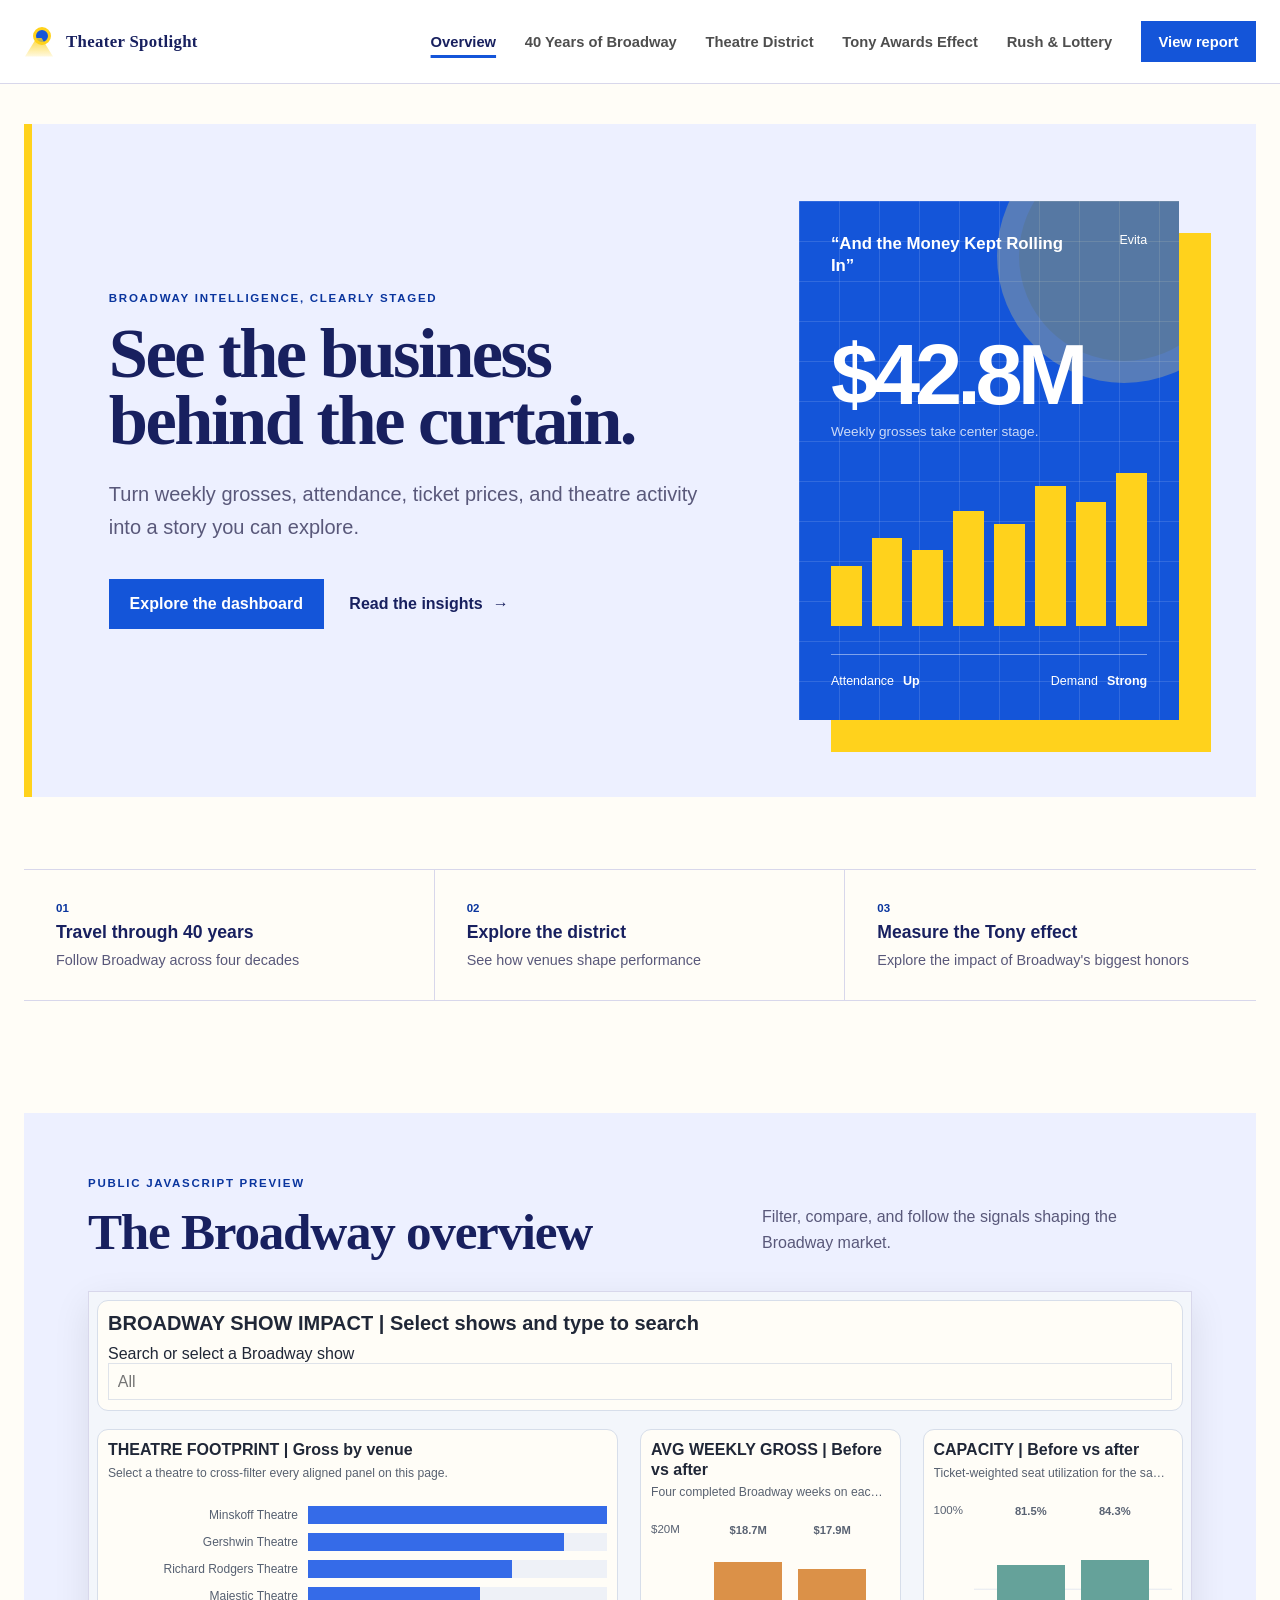
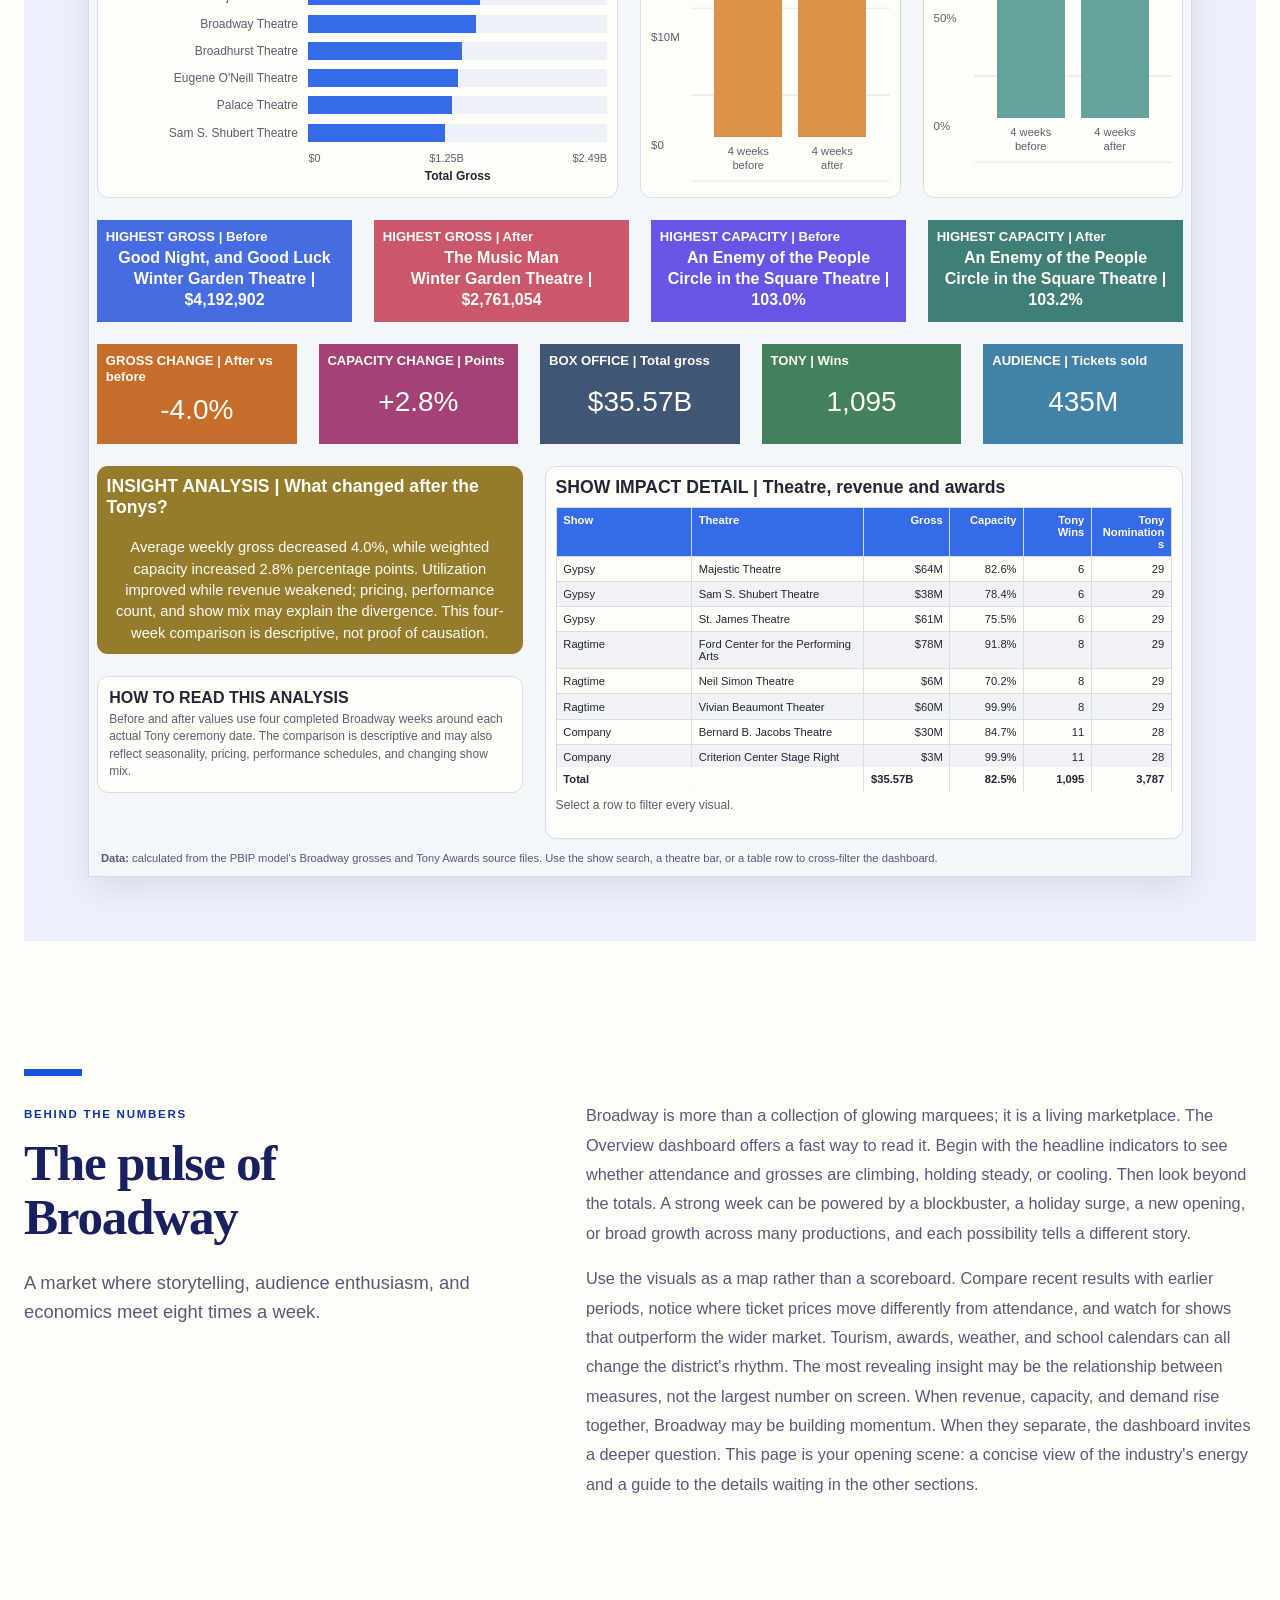
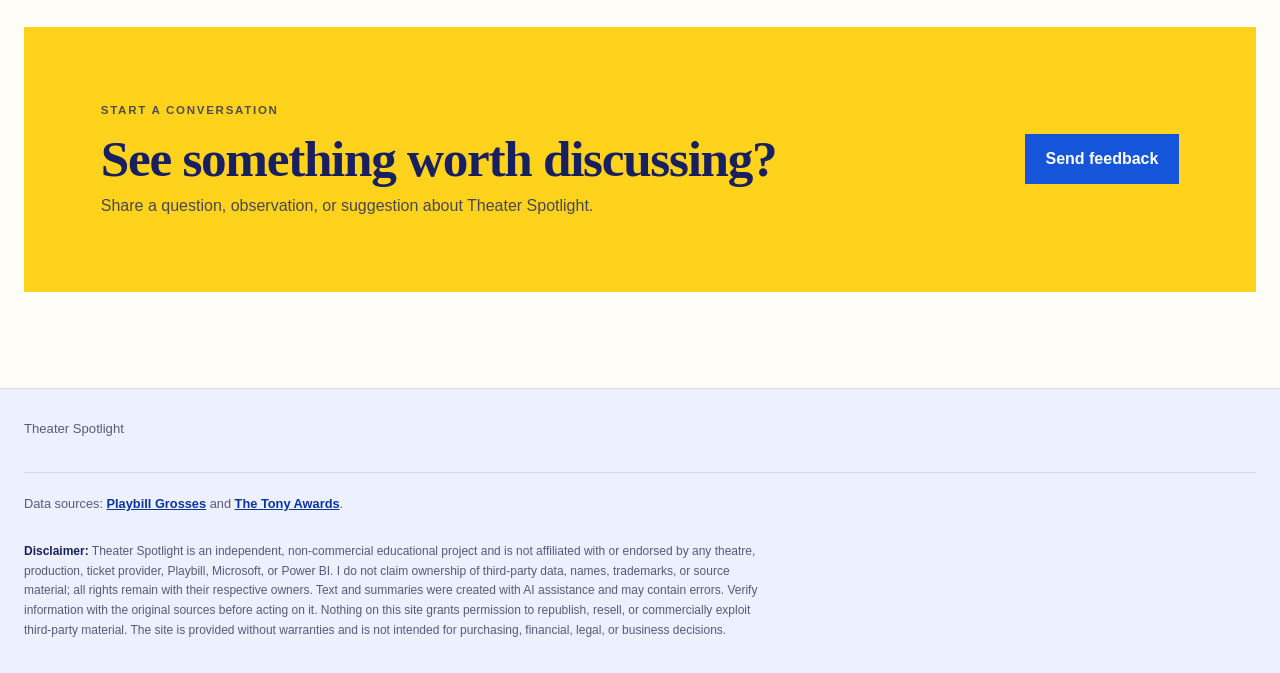
<file: index.html>
<!doctype html>
<html lang="en">
<head>
  <meta charset="utf-8">
  <meta name="viewport" content="width=device-width, initial-scale=1">
  <meta name="description" content="Theater Spotlight: interactive Broadway performance analytics.">
  <title>Overview | Theater Spotlight</title>
  <link rel="stylesheet" href="styles.css">
</head>
<body class="theme-overview">
  <header class="site-header">
    <a class="brand" href="index.html" aria-label="Theater Spotlight home">
      <span class="brand-mark" aria-hidden="true">
        <i></i><i></i><i></i><i></i>
      </span>
      <span>Theater Spotlight</span>
    </a>

    <nav class="navigation" aria-label="Main navigation">
      <a class="active" href="index.html" aria-current="page">Overview</a>
      <a href="history.html">40 Years of Broadway</a>
      <a href="theatres.html">Theatre District</a>
      <a href="tony-awards.html">Tony Awards Effect</a>
      <a href="rush.html">Rush & Lottery</a>
      <a class="nav-cta" href="#dashboard">View report</a>
    </nav>
  </header>

  <main>
    <section class="hero">
      <div class="hero-copy">
        <p class="eyebrow">Broadway intelligence, clearly staged</p>
        <h1>See the business behind the curtain.</h1>
        <p class="intro">
          Turn weekly grosses, attendance, ticket prices, and theatre activity into a
          story you can explore.
        </p>
        <div class="hero-actions">
          <a class="primary-button" href="#dashboard">Explore the dashboard</a>
          <a class="text-link" href="#insights">Read the insights <span aria-hidden="true">→</span></a>
        </div>
      </div>
      <div class="data-art" aria-label="Growing weekly grosses graphic inspired by Evita">
        <div class="art-topline"><span>“And the Money Kept Rolling In”</span><span>Evita</span></div>
        <div class="art-number">$42.8M</div>
        <div class="art-caption">Weekly grosses take center stage.</div>
        <div class="art-chart" aria-hidden="true">
          <i style="--height: 38%"></i><i style="--height: 55%"></i>
          <i style="--height: 48%"></i><i style="--height: 72%"></i>
          <i style="--height: 64%"></i><i style="--height: 88%"></i>
          <i style="--height: 78%"></i><i style="--height: 96%"></i>
        </div>
        <div class="art-stats"><span>Attendance <b>Up</b></span><span>Demand <b>Strong</b></span></div>
      </div>
    </section>

    <section class="feature-strip" aria-label="What you can explore">
      <a href="history.html"><span>01</span><strong>Travel through 40 years</strong><small>Follow Broadway across four decades</small></a>
      <a href="theatres.html"><span>02</span><strong>Explore the district</strong><small>See how venues shape performance</small></a>
      <a href="tony-awards.html"><span>03</span><strong>Measure the Tony effect</strong><small>Explore the impact of Broadway's biggest honors</small></a>
    </section>

    <section class="report-section" id="dashboard" aria-labelledby="report-title">
      <div class="section-heading">
        <div>
          <p class="section-label">Public JavaScript preview</p>
          <h2 id="report-title">The Broadway overview</h2>
        </div>
        <p>Filter, compare, and follow the signals shaping the Broadway market.</p>
      </div>

      <div class="report-frame javascript-dashboard-frame">
        <div class="javascript-dashboard">
          <section class="impact-search" aria-labelledby="impact-search-title">
            <h3 id="impact-search-title">BROADWAY SHOW IMPACT <span>| Select shows and type to search</span></h3>
            <label>
              <span class="sr-only">Search or select a Broadway show</span>
              <input id="impact-filter" type="search" list="impact-shows" placeholder="All">
              <datalist id="impact-shows"></datalist>
            </label>
          </section>

          <div class="impact-top-grid">
            <article class="impact-panel footprint-panel">
              <h3>THEATRE FOOTPRINT <span>| Gross by venue</span></h3>
              <p>Select a theatre to cross-filter every aligned panel on this page.</p>
              <div class="venue-chart" id="venue-chart"></div>
            </article>

            <article class="impact-panel comparison-panel gross-comparison">
              <h3>AVG WEEKLY GROSS <span>| Before vs after</span></h3>
              <p>Four completed Broadway weeks on each side of the Tony Awards.</p>
              <div class="comparison-chart" id="gross-comparison"></div>
            </article>

            <article class="impact-panel comparison-panel capacity-comparison">
              <h3>CAPACITY <span>| Before vs after</span></h3>
              <p>Ticket-weighted seat utilization for the same four-week periods.</p>
              <div class="comparison-chart" id="capacity-comparison"></div>
            </article>
          </div>

          <div class="impact-highlights">
            <article class="impact-card blue"><h3>HIGHEST GROSS <span>| Before</span></h3><strong id="highest-gross-before"></strong></article>
            <article class="impact-card red"><h3>HIGHEST GROSS <span>| After</span></h3><strong id="highest-gross-after"></strong></article>
            <article class="impact-card purple"><h3>HIGHEST CAPACITY <span>| Before</span></h3><strong id="highest-capacity-before"></strong></article>
            <article class="impact-card teal"><h3>HIGHEST CAPACITY <span>| After</span></h3><strong id="highest-capacity-after"></strong></article>
          </div>

          <div class="impact-kpis">
            <article class="orange"><h3>GROSS CHANGE <span>| After vs before</span></h3><strong id="gross-change"></strong></article>
            <article class="magenta"><h3>CAPACITY CHANGE <span>| Points</span></h3><strong id="capacity-change"></strong></article>
            <article class="navy"><h3>BOX OFFICE <span>| Total gross</span></h3><strong id="total-gross"></strong></article>
            <article class="green"><h3>TONY <span>| Wins</span></h3><strong id="tony-wins"></strong></article>
            <article class="sky"><h3>AUDIENCE <span>| Tickets sold</span></h3><strong id="total-seats"></strong></article>
          </div>

          <div class="impact-bottom-grid">
            <div class="analysis-column">
              <article class="insight-card">
                <h3>INSIGHT ANALYSIS <span>| What changed after the Tonys?</span></h3>
                <p id="impact-insight"></p>
              </article>
              <article class="reading-card">
                <h3>HOW TO READ THIS ANALYSIS</h3>
                <p>Before and after values use four completed Broadway weeks around each actual Tony ceremony date. The comparison is descriptive and may also reflect seasonality, pricing, performance schedules, and changing show mix.</p>
              </article>
            </div>

            <article class="impact-panel detail-panel">
              <h3>SHOW IMPACT DETAIL <span>| Theatre, revenue and awards</span></h3>
              <div class="impact-table-wrap">
                <table class="impact-detail-table">
                  <thead><tr><th>Show</th><th>Theatre</th><th>Gross</th><th>Capacity</th><th>Tony Wins</th><th>Tony Nominations</th></tr></thead>
                  <tbody id="impact-table-body"></tbody>
                  <tfoot><tr><th colspan="2">Total</th><th id="table-total-gross"></th><th id="table-total-capacity"></th><th id="table-total-wins"></th><th id="table-total-nominations"></th></tr></tfoot>
                </table>
              </div>
              <p class="table-filter-hint" id="table-filter-status" aria-live="polite">
                Select a row to filter every visual.
              </p>
            </article>
          </div>

          <p class="dashboard-note"><strong>Data:</strong> calculated from the PBIP model's Broadway grosses and Tony Awards source files. Use the show search, a theatre bar, or a table row to cross-filter the dashboard.</p>
        </div>
      </div>
    </section>

    <article class="story" id="insights" aria-labelledby="overview-story-title">
      <div class="story-heading">
        <p class="section-label">Behind the numbers</p>
        <h2 id="overview-story-title">The pulse of Broadway</h2>
        <p class="story-lead">A market where storytelling, audience enthusiasm, and economics meet eight times a week.</p>
      </div>
      <div class="story-copy">
        <p>
          Broadway is more than a collection of glowing marquees; it is a living marketplace.
          The Overview dashboard offers a fast way to read it. Begin with the headline indicators
          to see whether attendance and grosses are climbing, holding steady, or cooling. Then
          look beyond the totals. A strong week can be powered by a blockbuster, a holiday surge,
          a new opening, or broad growth across many productions, and each possibility tells a
          different story.
        </p>
        <p>
          Use the visuals as a map rather than a scoreboard. Compare recent results with earlier
          periods, notice where ticket prices move differently from attendance, and watch for
          shows that outperform the wider market. Tourism, awards, weather, and school calendars
          can all change the district's rhythm. The most revealing insight may be the relationship
          between measures, not the largest number on screen. When revenue, capacity, and demand
          rise together, Broadway may be building momentum. When they separate, the dashboard
          invites a deeper question. This page is your opening scene: a concise view of the
          industry's energy and a guide to the details waiting in the other sections.
        </p>
      </div>
    </article>

    <section class="contact" aria-labelledby="contact-title">
      <div>
        <p class="section-label">Start a conversation</p>
        <h2 id="contact-title">See something worth discussing?</h2>
        <p>Share a question, observation, or suggestion about Theater Spotlight.</p>
      </div>
      <a
        class="email-button"
        href="mailto:tsy235711@gmail.com?subject=Theater%20Spotlight%20feedback"
      >
        Send feedback
      </a>
    </section>
  </main>

  <footer>
    <span>Theater Spotlight</span>
    <p class="source-credit">
      Data sources:
      <a href="https://playbill.com/grosses" target="_blank" rel="noopener">Playbill Grosses</a>
      and
      <a href="https://www.tonyawards.com" target="_blank" rel="noopener">The Tony Awards</a>.
    </p>
    <p class="site-disclaimer">
      <strong>Disclaimer:</strong> Theater Spotlight is an independent, non-commercial
      educational project and is not affiliated with or endorsed by any theatre, production,
      ticket provider, Playbill, Microsoft, or Power BI. I do not claim ownership of
      third-party data, names, trademarks, or source material; all rights remain with their
      respective owners. Text and summaries were created with AI assistance and may contain
      errors. Verify information with the original sources before acting on it. Nothing on
      this site grants permission to republish, resell, or commercially exploit third-party
      material. The site is provided without warranties and is not intended for purchasing,
      financial, legal, or business decisions.
    </p>
  </footer>
  <script src="dashboard.js"></script>
</body>
</html>
</file>
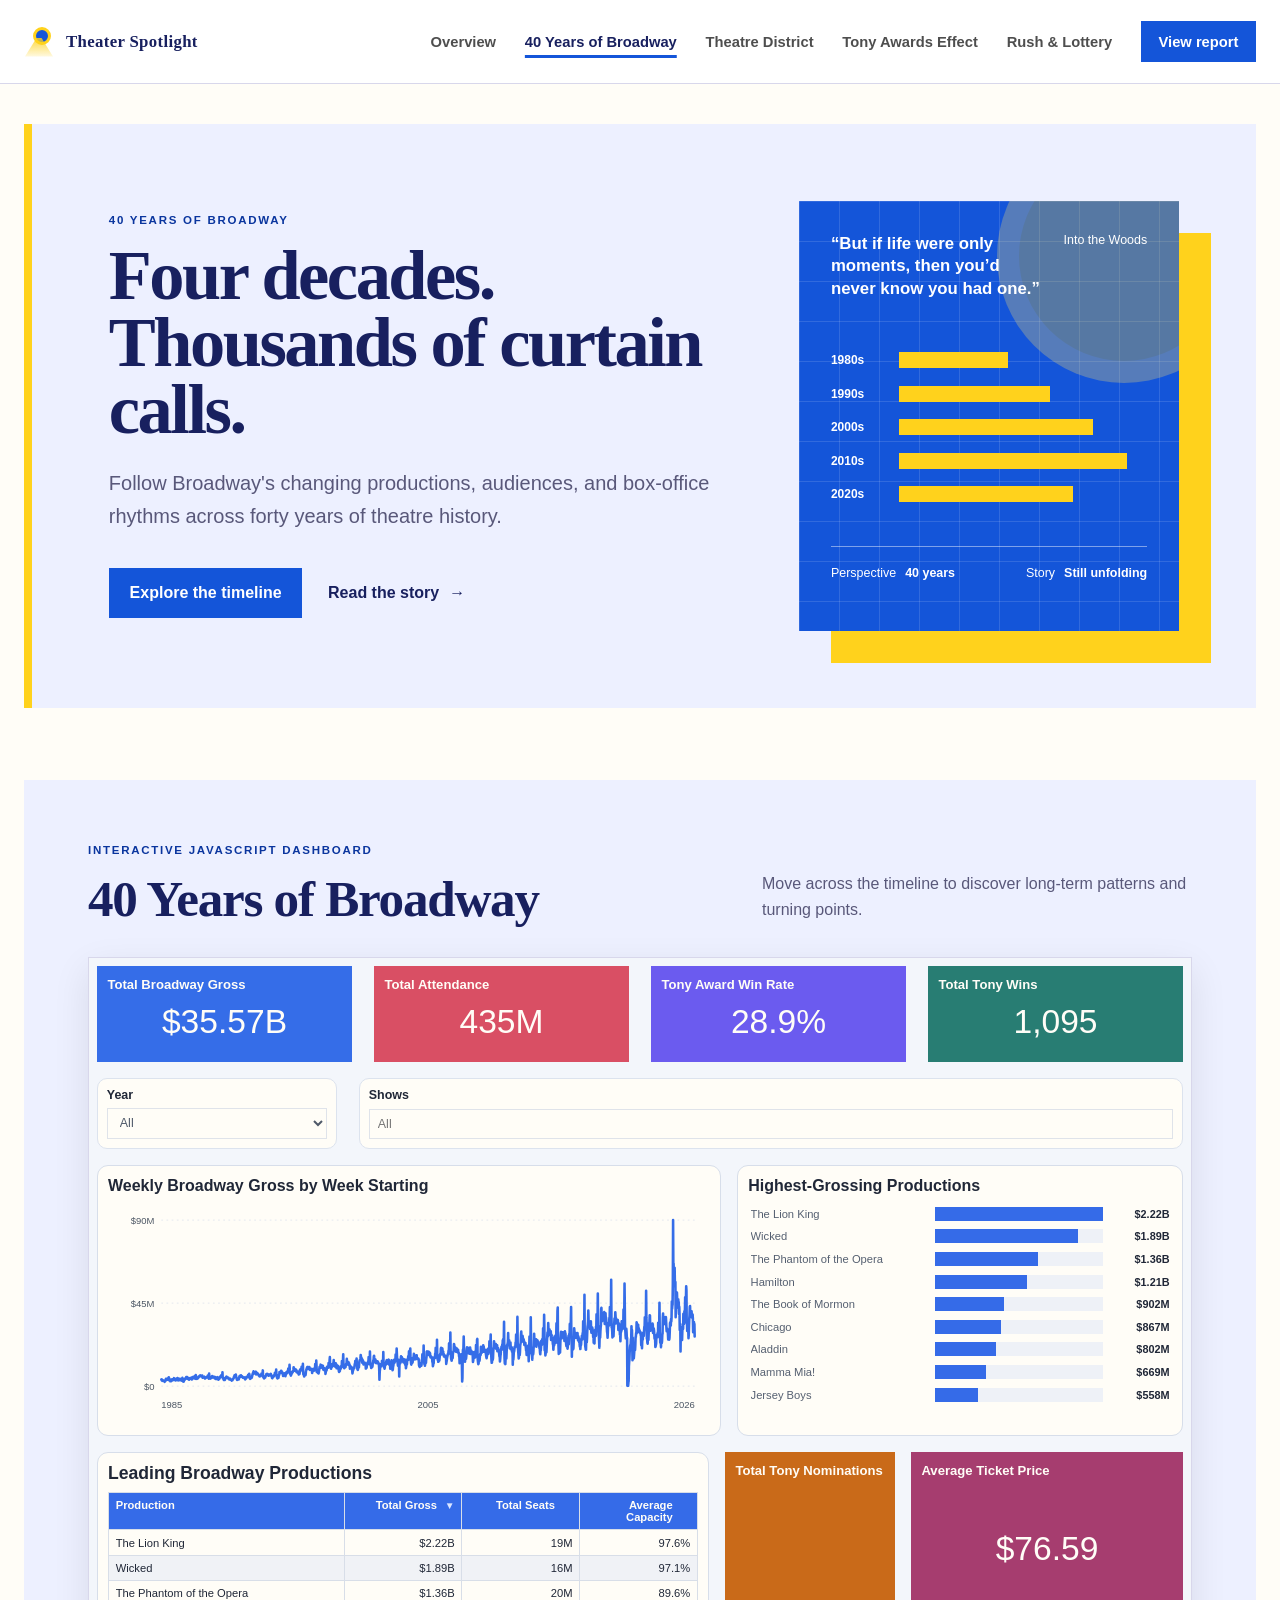
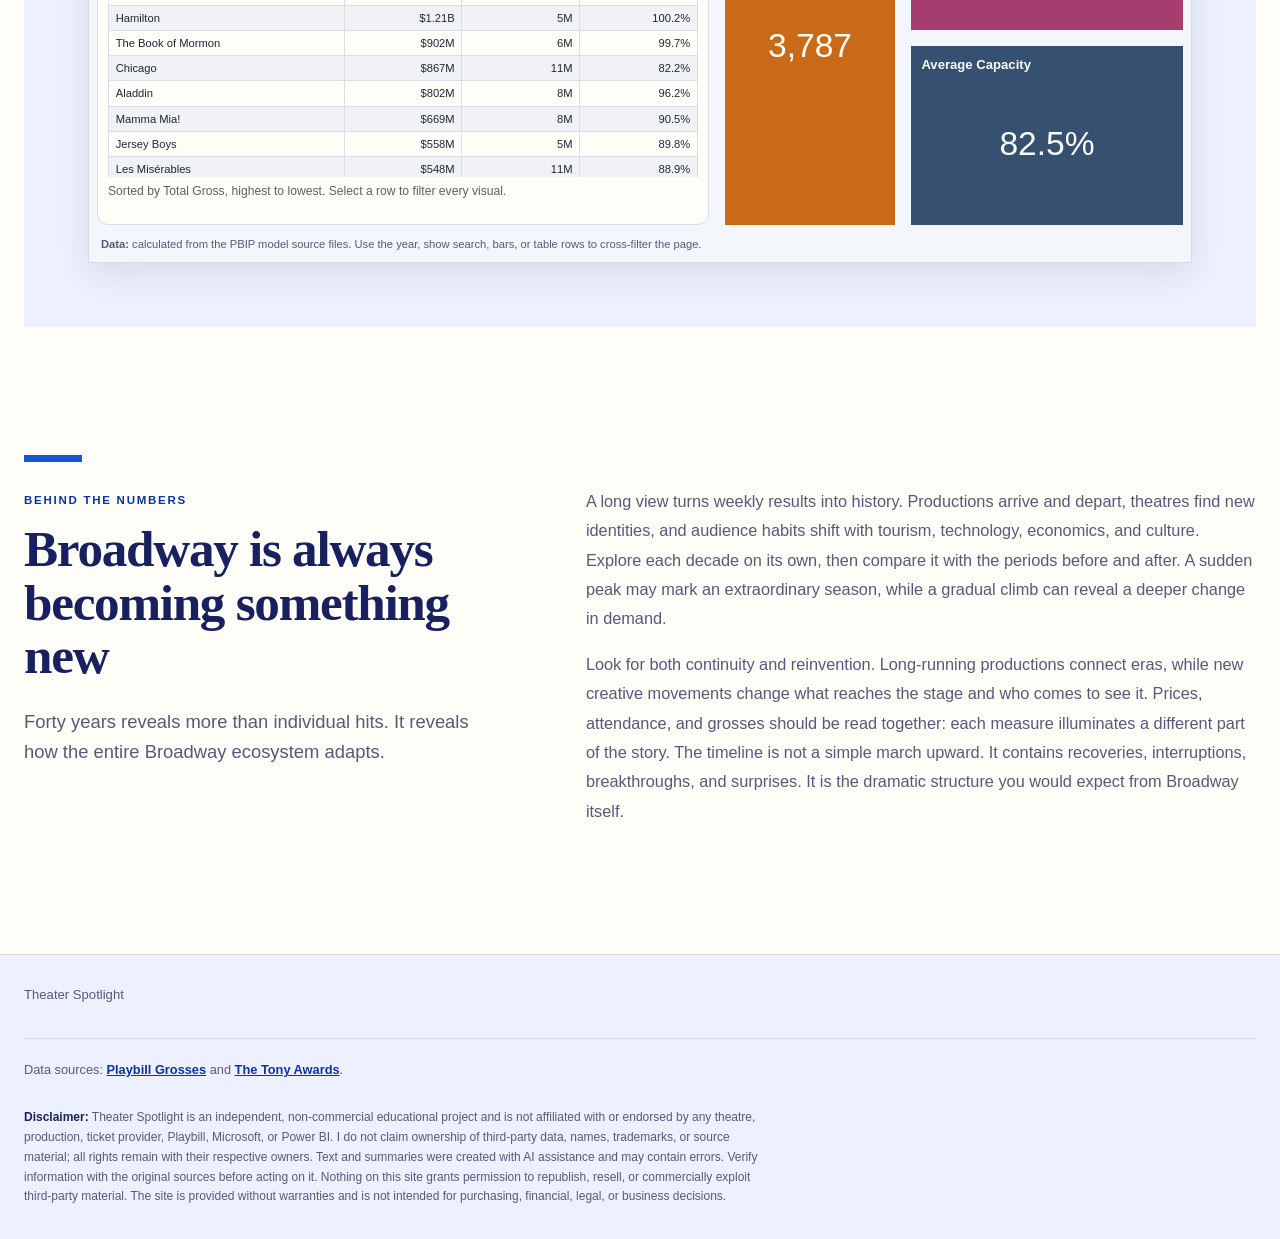
<file: history.html>
<!doctype html>
<html lang="en">
<head>
  <meta charset="utf-8">
  <meta name="viewport" content="width=device-width, initial-scale=1">
  <meta name="description" content="Explore four decades of Broadway performance history.">
  <title>40 Years of Broadway | Theater Spotlight</title>
  <link rel="stylesheet" href="styles.css">
</head>
<body class="theme-history">
  <header class="site-header">
    <a class="brand" href="index.html" aria-label="Theater Spotlight home">
      <span class="brand-mark" aria-hidden="true"><i></i><i></i><i></i><i></i></span>
      <span>Theater Spotlight</span>
    </a>
    <nav class="navigation" aria-label="Main navigation">
      <a href="index.html">Overview</a>
      <a class="active" href="history.html" aria-current="page">40 Years of Broadway</a>
      <a href="theatres.html">Theatre District</a>
      <a href="tony-awards.html">Tony Awards Effect</a>
      <a href="rush.html">Rush & Lottery</a>
      <a class="nav-cta" href="#dashboard">View report</a>
    </nav>
  </header>

  <main>
    <section class="hero">
      <div class="hero-copy">
        <p class="eyebrow">40 Years of Broadway</p>
        <h1>Four decades. Thousands of curtain calls.</h1>
        <p class="intro">
          Follow Broadway's changing productions, audiences, and box-office rhythms
          across forty years of theatre history.
        </p>
        <div class="hero-actions">
          <a class="primary-button" href="#dashboard">Explore the timeline</a>
          <a class="text-link" href="#insights">Read the story <span aria-hidden="true">→</span></a>
        </div>
      </div>

      <div class="data-art history-art" aria-label="Four decades of Broadway timeline graphic inspired by Into the Woods">
        <div class="art-topline"><span>“But if life were only moments, then you’d never know you had one.”</span><span>Into the Woods</span></div>
        <div class="decade-list" aria-hidden="true">
          <span><b>1980s</b><i style="--width: 44%"></i></span>
          <span><b>1990s</b><i style="--width: 61%"></i></span>
          <span><b>2000s</b><i style="--width: 78%"></i></span>
          <span><b>2010s</b><i style="--width: 92%"></i></span>
          <span><b>2020s</b><i style="--width: 70%"></i></span>
        </div>
        <div class="art-stats"><span>Perspective <b>40 years</b></span><span>Story <b>Still unfolding</b></span></div>
      </div>
    </section>

    <section class="report-section" id="dashboard" aria-labelledby="report-title">
      <div class="section-heading">
        <div>
          <p class="section-label">Interactive JavaScript dashboard</p>
          <h2 id="report-title">40 Years of Broadway</h2>
        </div>
        <p>Move across the timeline to discover long-term patterns and turning points.</p>
      </div>
      <div class="report-frame javascript-dashboard-frame">
        <div class="javascript-dashboard page-dashboard history-dashboard">
          <div class="pbi-card-grid history-card-grid">
            <article class="pbi-card pbi-blue"><h3>Total Broadway Gross</h3><strong id="history-total-gross"></strong></article>
            <article class="pbi-card pbi-red"><h3>Total Attendance</h3><strong id="history-total-seats"></strong></article>
            <article class="pbi-card pbi-purple"><h3>Tony Award Win Rate</h3><strong id="history-win-rate"></strong></article>
            <article class="pbi-card pbi-teal"><h3>Total Tony Wins</h3><strong id="history-tony-wins"></strong></article>
          </div>

          <div class="pbi-filter-row history-filter-row">
            <label class="pbi-filter"><span>Year</span><select id="history-year"><option value="">All</option></select></label>
            <label class="pbi-filter"><span>Shows</span><input id="history-show" type="search" list="history-shows" placeholder="All"><datalist id="history-shows"></datalist></label>
          </div>

          <div class="history-chart-grid">
            <article class="impact-panel chart-panel">
              <h3>Weekly Broadway Gross by Week Starting</h3>
              <svg id="history-line-chart" class="dashboard-svg" viewBox="0 0 700 245" role="img" aria-label="Weekly Broadway gross line chart"></svg>
            </article>
            <article class="impact-panel chart-panel">
              <h3>Highest-Grossing Productions</h3>
              <div class="dashboard-bars" id="history-production-bars"></div>
            </article>
          </div>

          <div class="history-bottom-grid">
            <article class="impact-panel detail-panel">
              <h3>Leading Broadway Productions</h3>
              <div class="impact-table-wrap">
                <table class="history-sort-table">
                  <thead>
                    <tr>
                      <th scope="col" data-history-sort-header="show" aria-sort="none"><button type="button" class="table-sort-button" data-history-sort="show">Production <span aria-hidden="true"></span></button></th>
                      <th scope="col" data-history-sort-header="gross" aria-sort="descending"><button type="button" class="table-sort-button" data-history-sort="gross">Total Gross <span aria-hidden="true">&#9660;</span></button></th>
                      <th scope="col" data-history-sort-header="seats" aria-sort="none"><button type="button" class="table-sort-button" data-history-sort="seats">Total Seats <span aria-hidden="true"></span></button></th>
                      <th scope="col" data-history-sort-header="capacity" aria-sort="none"><button type="button" class="table-sort-button" data-history-sort="capacity">Average Capacity <span aria-hidden="true"></span></button></th>
                    </tr>
                  </thead>
                  <tbody id="history-table-body"></tbody>
                </table>
              </div>
              <p class="table-filter-hint" id="history-table-status" aria-live="polite">Select a row to filter every visual.</p>
            </article>
            <article class="pbi-card pbi-orange history-nominations"><h3>Total Tony Nominations</h3><strong id="history-nominations"></strong></article>
            <div class="history-side-cards">
              <article class="pbi-card pbi-magenta"><h3>Average Ticket Price</h3><strong id="history-ticket-price"></strong></article>
              <article class="pbi-card pbi-navy"><h3>Average Capacity</h3><strong id="history-capacity"></strong></article>
            </div>
          </div>
          <p class="dashboard-note"><strong>Data:</strong> calculated from the PBIP model source files. Use the year, show search, bars, or table rows to cross-filter the page.</p>
        </div>
      </div>
    </section>

    <article class="story" id="insights" aria-labelledby="history-story-title">
      <div class="story-heading">
        <p class="section-label">Behind the numbers</p>
        <h2 id="history-story-title">Broadway is always becoming something new</h2>
        <p class="story-lead">
          Forty years reveals more than individual hits. It reveals how the entire
          Broadway ecosystem adapts.
        </p>
      </div>
      <div class="story-copy">
        <p>
          A long view turns weekly results into history. Productions arrive and depart,
          theatres find new identities, and audience habits shift with tourism, technology,
          economics, and culture. Explore each decade on its own, then compare it with the
          periods before and after. A sudden peak may mark an extraordinary season, while a
          gradual climb can reveal a deeper change in demand.
        </p>
        <p>
          Look for both continuity and reinvention. Long-running productions connect eras,
          while new creative movements change what reaches the stage and who comes to see it.
          Prices, attendance, and grosses should be read together: each measure illuminates a
          different part of the story. The timeline is not a simple march upward. It contains
          recoveries, interruptions, breakthroughs, and surprises. It is the dramatic structure you
          would expect from Broadway itself.
        </p>
      </div>
    </article>
  </main>

  <footer>
    <span>Theater Spotlight</span>
    <p class="source-credit">
      Data sources:
      <a href="https://playbill.com/grosses" target="_blank" rel="noopener">Playbill Grosses</a>
      and
      <a href="https://www.tonyawards.com" target="_blank" rel="noopener">The Tony Awards</a>.
    </p>
    <p class="site-disclaimer">
      <strong>Disclaimer:</strong> Theater Spotlight is an independent, non-commercial
      educational project and is not affiliated with or endorsed by any theatre, production,
      ticket provider, Playbill, Microsoft, or Power BI. I do not claim ownership of
      third-party data, names, trademarks, or source material; all rights remain with their
      respective owners. Text and summaries were created with AI assistance and may contain
      errors. Verify information with the original sources before acting on it. Nothing on
      this site grants permission to republish, resell, or commercially exploit third-party
      material. The site is provided without warranties and is not intended for purchasing,
      financial, legal, or business decisions.
    </p>
  </footer>
  <script src="dashboard-utils.js"></script>
  <script src="history-dashboard.js"></script>
</body>
</html>
</file>
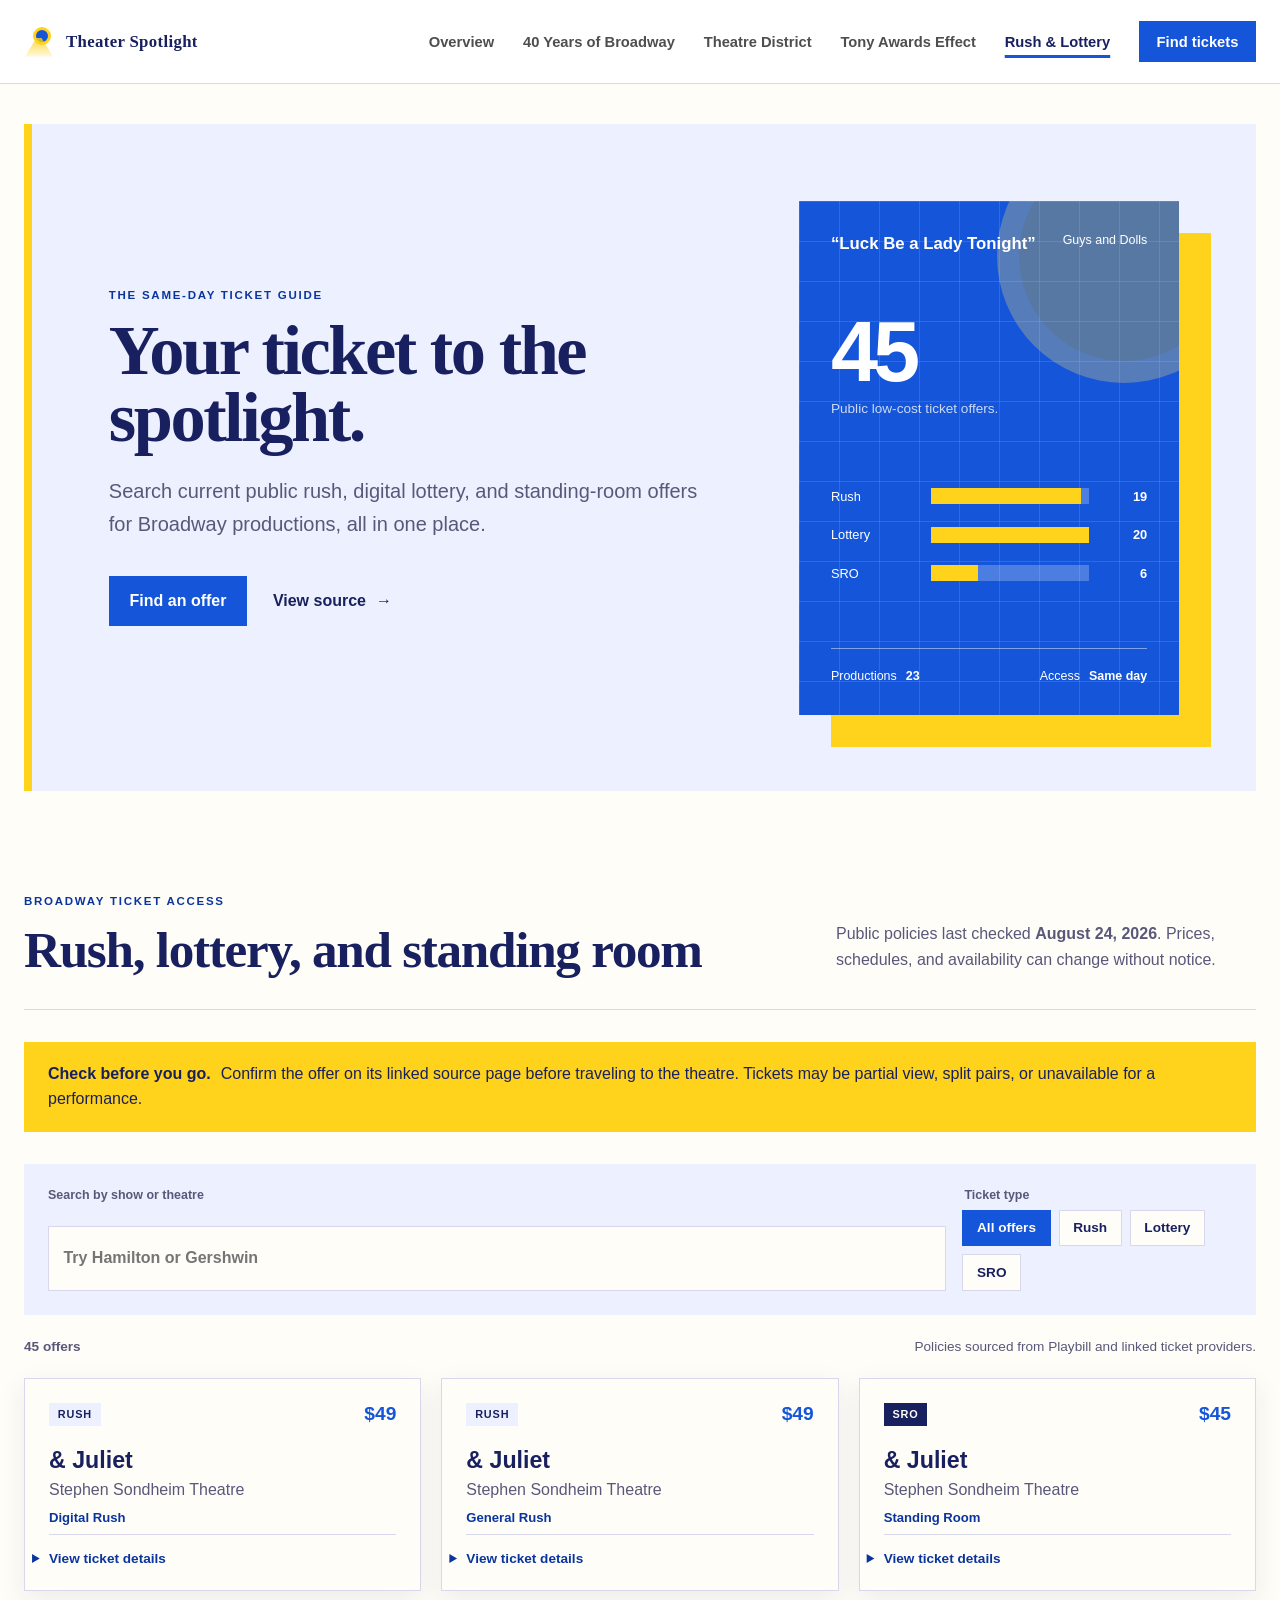
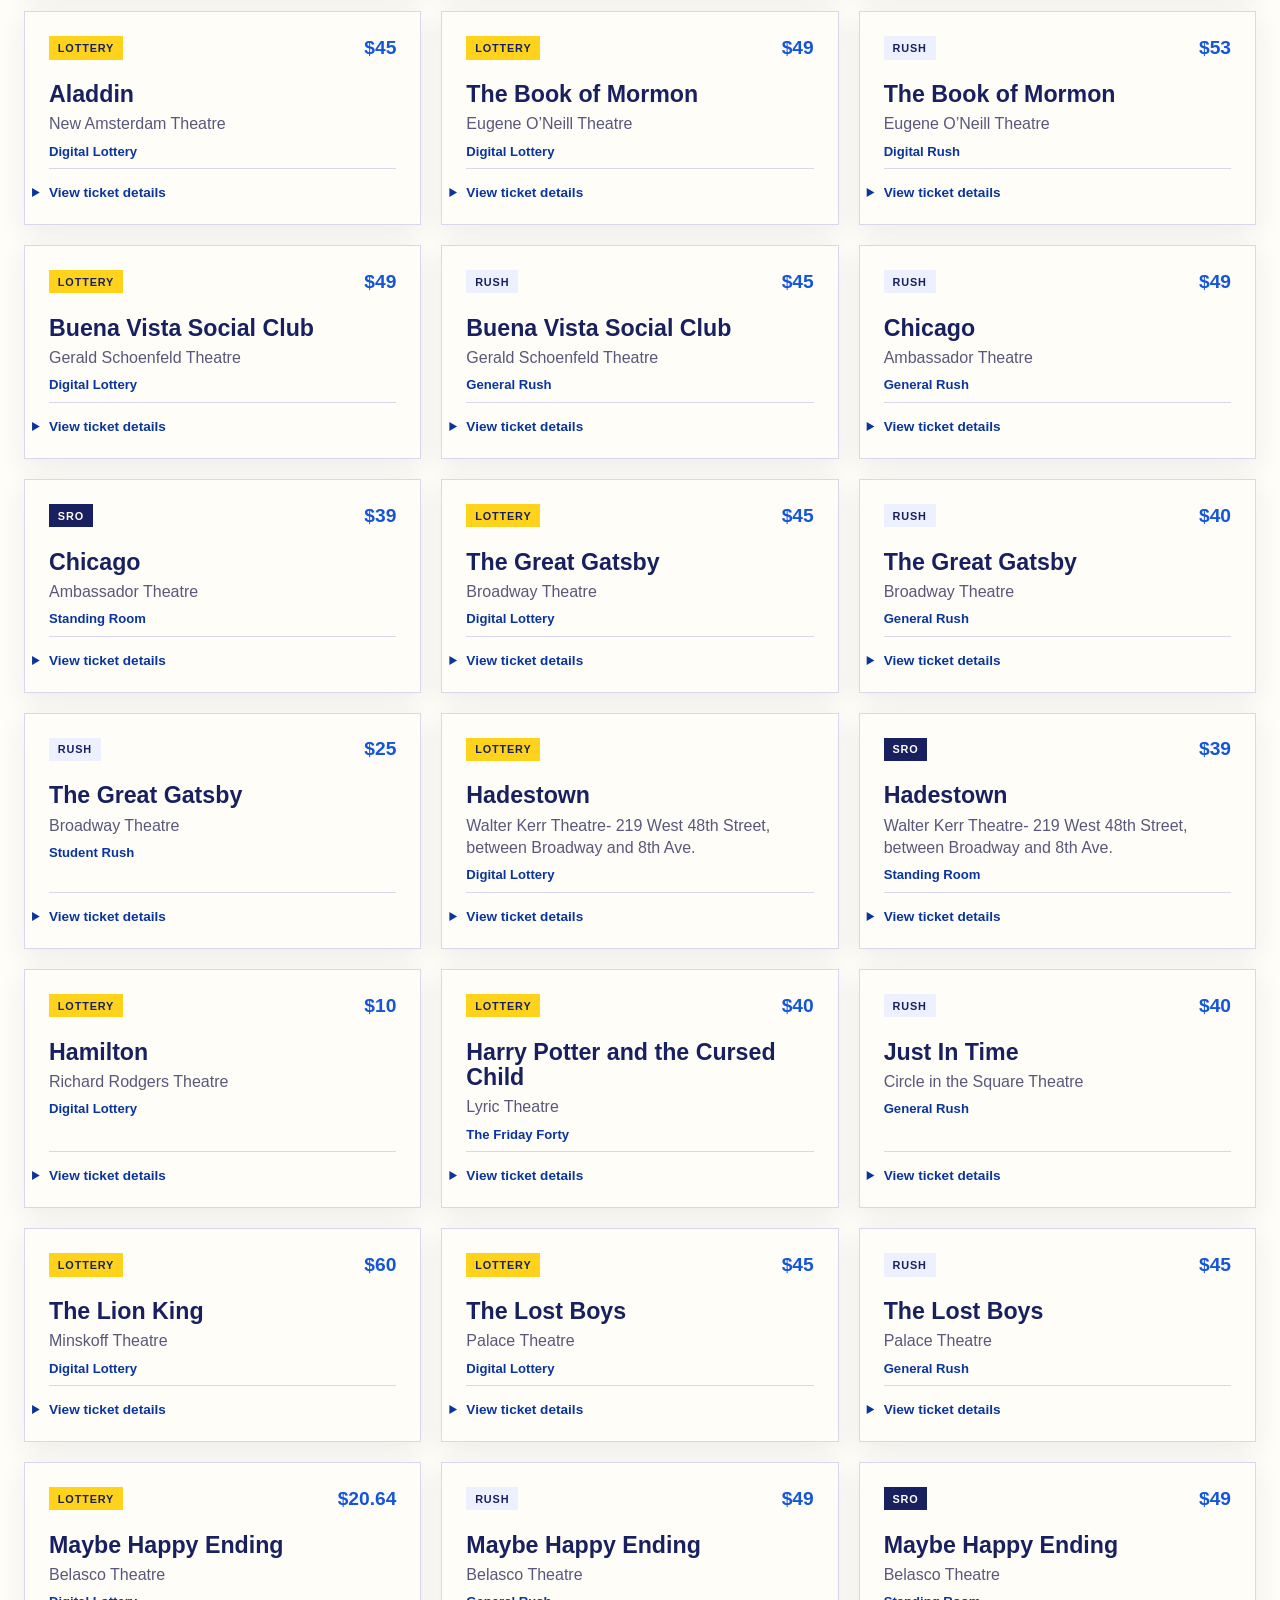
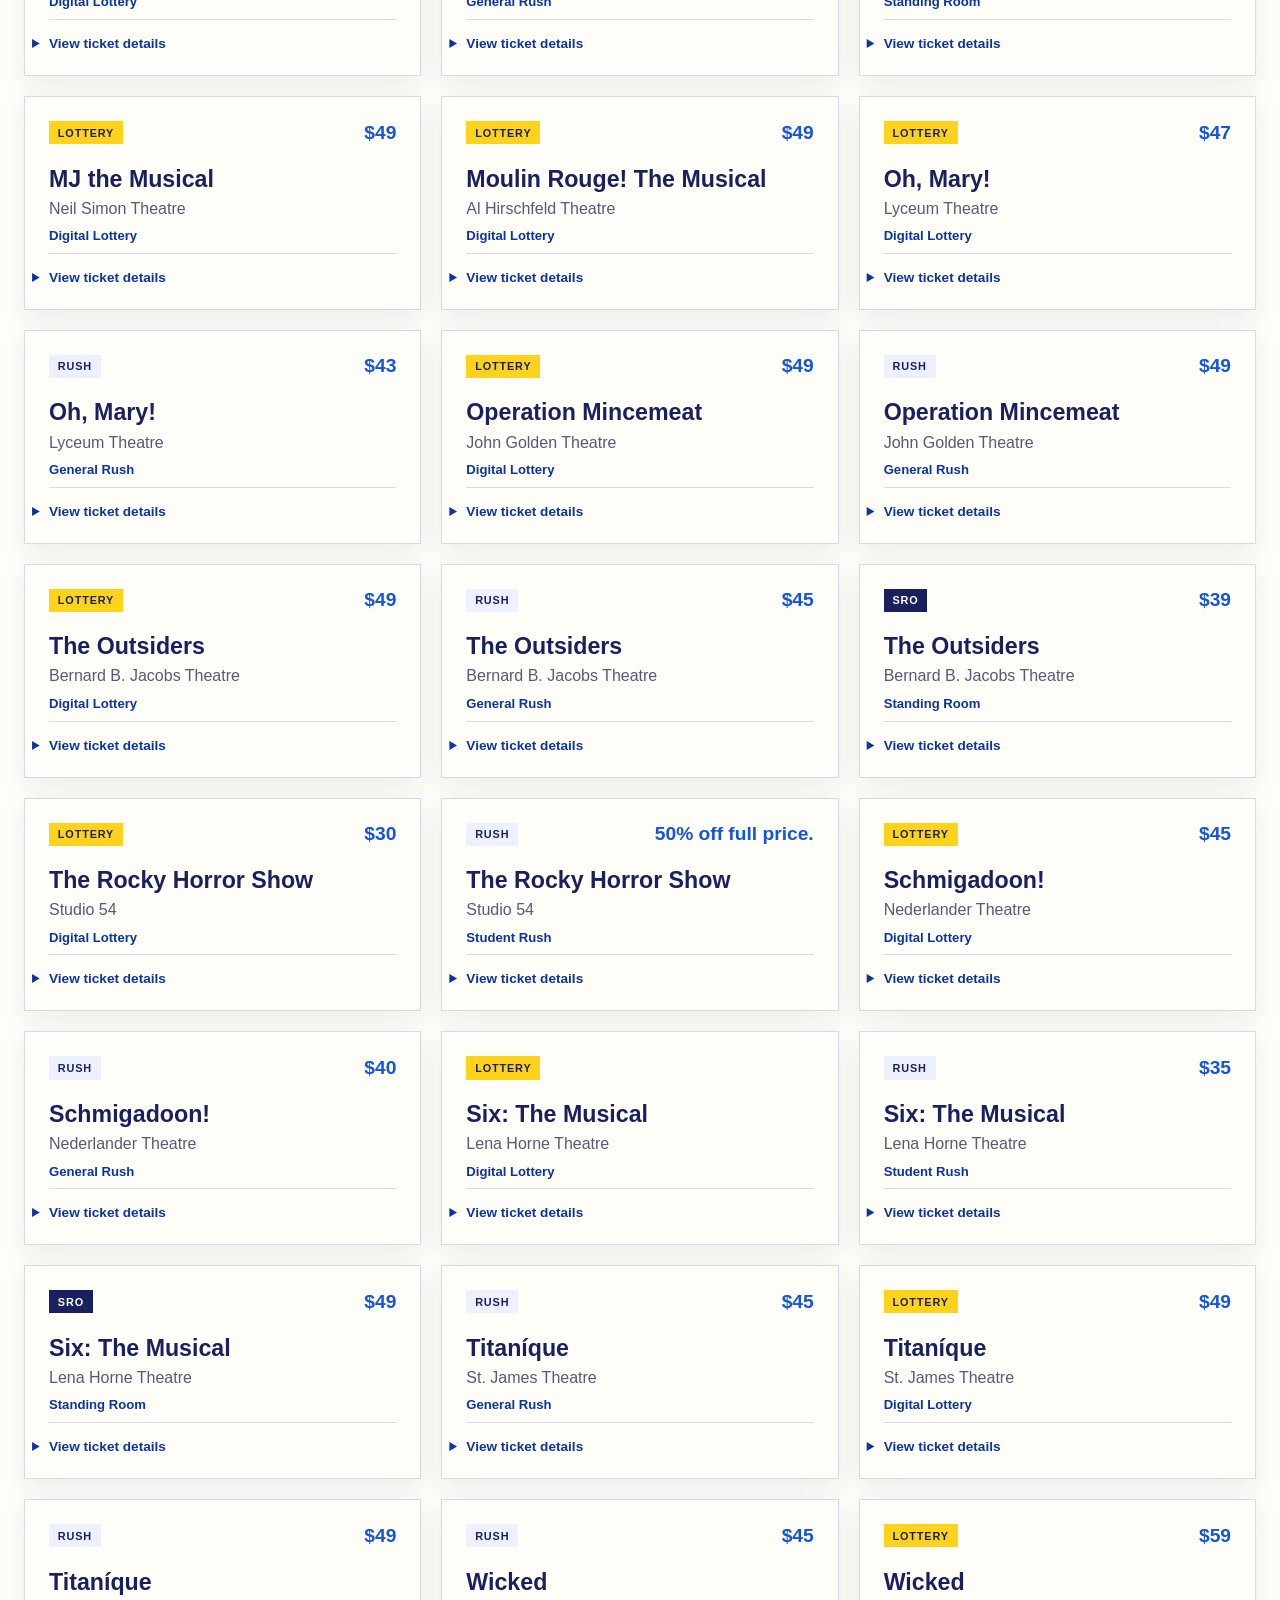
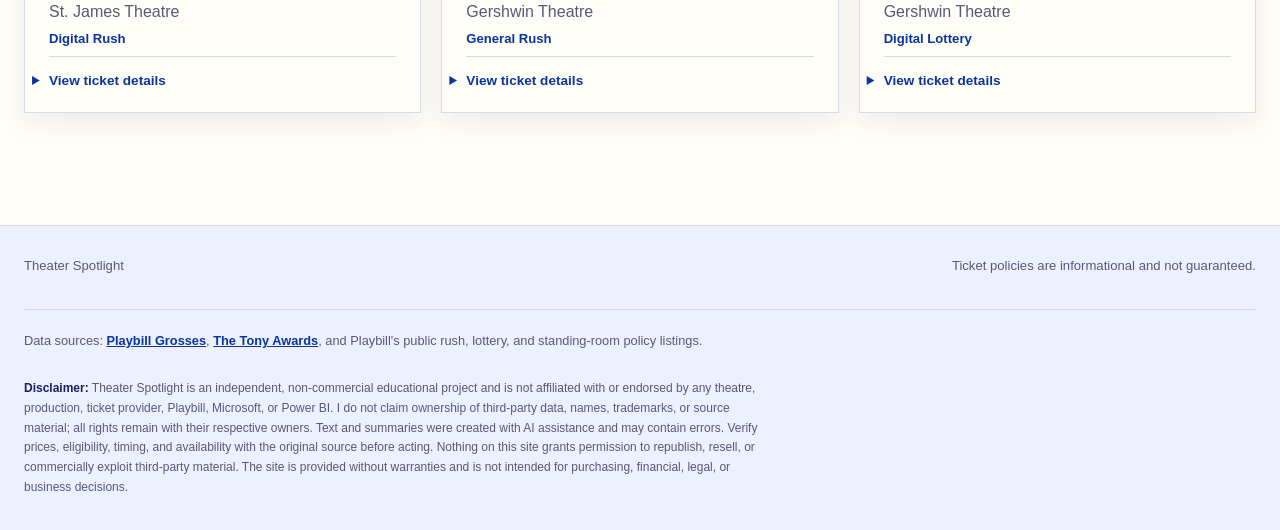
<file: rush.html>
<!doctype html>
<html lang="en">
<head>
  <meta charset="utf-8">
  <meta name="viewport" content="width=device-width, initial-scale=1">
  <meta
    name="description"
    content="Current Broadway rush, digital lottery, and standing-room ticket information."
  >
  <title>Rush, Lottery & SRO | Theater Spotlight</title>
  <link rel="stylesheet" href="styles.css">
  <script src="rush.js" defer></script>
</head>
<body class="theme-access">
  <header class="site-header">
    <a class="brand" href="index.html" aria-label="Theater Spotlight home">
      <span class="brand-mark" aria-hidden="true"><i></i><i></i><i></i><i></i></span>
      <span>Theater Spotlight</span>
    </a>
    <nav class="navigation" aria-label="Main navigation">
      <a href="index.html">Overview</a>
      <a href="history.html">40 Years of Broadway</a>
      <a href="theatres.html">Theatre District</a>
      <a href="tony-awards.html">Tony Awards Effect</a>
      <a class="active" href="rush.html" aria-current="page">Rush & Lottery</a>
      <a class="nav-cta" href="#ticket-directory">Find tickets</a>
    </nav>
  </header>

  <main>
    <section class="hero access-hero">
      <div class="hero-copy">
        <p class="eyebrow">The same-day ticket guide</p>
        <h1>Your ticket to the spotlight.</h1>
        <p class="intro">
          Search current public rush, digital lottery, and standing-room offers for
          Broadway productions, all in one place.
        </p>
        <div class="hero-actions">
          <a class="primary-button" href="#ticket-directory">Find an offer</a>
          <a
            class="text-link"
            href="https://playbill.com/article/broadway-rush-lottery-and-standing-room-only-policies-com-116003"
            target="_blank"
            rel="noopener"
          >
            View source <span aria-hidden="true">→</span>
          </a>
        </div>
      </div>

      <div class="data-art access-art" aria-label="Public ticket offer graphic inspired by Guys and Dolls">
        <div class="art-topline"><span>“Luck Be a Lady Tonight”</span><span>Guys and Dolls</span></div>
        <div class="art-number">45</div>
        <div class="art-caption">Public low-cost ticket offers.</div>
        <div class="capacity-list" aria-hidden="true">
          <div><span>Rush</span><i><b style="--width: 95%"></b></i><strong>19</strong></div>
          <div><span>Lottery</span><i><b style="--width: 100%"></b></i><strong>20</strong></div>
          <div><span>SRO</span><i><b style="--width: 30%"></b></i><strong>6</strong></div>
        </div>
        <div class="art-stats"><span>Productions <b>23</b></span><span>Access <b>Same day</b></span></div>
      </div>
    </section>

    <section class="directory" id="ticket-directory" aria-labelledby="directory-title">
      <div class="directory-heading">
        <div>
          <p class="section-label">Broadway ticket access</p>
          <h2 id="directory-title">Rush, lottery, and standing room</h2>
        </div>
        <p>
          Public policies last checked <strong>August 24, 2026</strong>. Prices,
          schedules, and availability can change without notice.
        </p>
      </div>

      <aside class="policy-notice">
        <strong>Check before you go.</strong>
        Confirm the offer on its linked source page before traveling to the theatre.
        Tickets may be partial view, split pairs, or unavailable for a performance.
      </aside>

      <div class="directory-controls">
        <label>
          <span>Search by show or theatre</span>
          <input id="ticket-search" type="search" placeholder="Try Hamilton or Gershwin">
        </label>
        <fieldset class="ticket-type-filter">
          <legend>Ticket type</legend>
          <div class="filter-tags" id="ticket-category">
            <label>
              <input type="radio" name="ticket-category" value="All" checked>
              <span>All offers</span>
            </label>
            <label>
              <input type="radio" name="ticket-category" value="Rush">
              <span>Rush</span>
            </label>
            <label>
              <input type="radio" name="ticket-category" value="Lottery">
              <span>Lottery</span>
            </label>
            <label>
              <input type="radio" name="ticket-category" value="SRO">
              <span>SRO</span>
            </label>
          </div>
        </fieldset>
      </div>

      <div class="directory-status" aria-live="polite">
        <strong id="ticket-count">Loading offers…</strong>
        <span>Policies sourced from Playbill and linked ticket providers.</span>
      </div>

      <div class="ticket-grid" id="ticket-list"></div>
    </section>
  </main>

  <footer>
    <span>Theater Spotlight</span>
    <span>Ticket policies are informational and not guaranteed.</span>
    <p class="source-credit">
      Data sources:
      <a href="https://playbill.com/grosses" target="_blank" rel="noopener">Playbill Grosses</a>,
      <a href="https://www.tonyawards.com" target="_blank" rel="noopener">The Tony Awards</a>,
      and Playbill's public rush, lottery, and standing-room policy listings.
    </p>
    <p class="site-disclaimer">
      <strong>Disclaimer:</strong> Theater Spotlight is an independent, non-commercial
      educational project and is not affiliated with or endorsed by any theatre, production,
      ticket provider, Playbill, Microsoft, or Power BI. I do not claim ownership of
      third-party data, names, trademarks, or source material; all rights remain with their
      respective owners. Text and summaries were created with AI assistance and may contain
      errors. Verify prices, eligibility, timing, and availability with the original source
      before acting. Nothing on this site grants permission to republish, resell, or
      commercially exploit third-party material. The site is provided without warranties and
      is not intended for purchasing, financial, legal, or business decisions.
    </p>
  </footer>
</body>
</html>
</file>
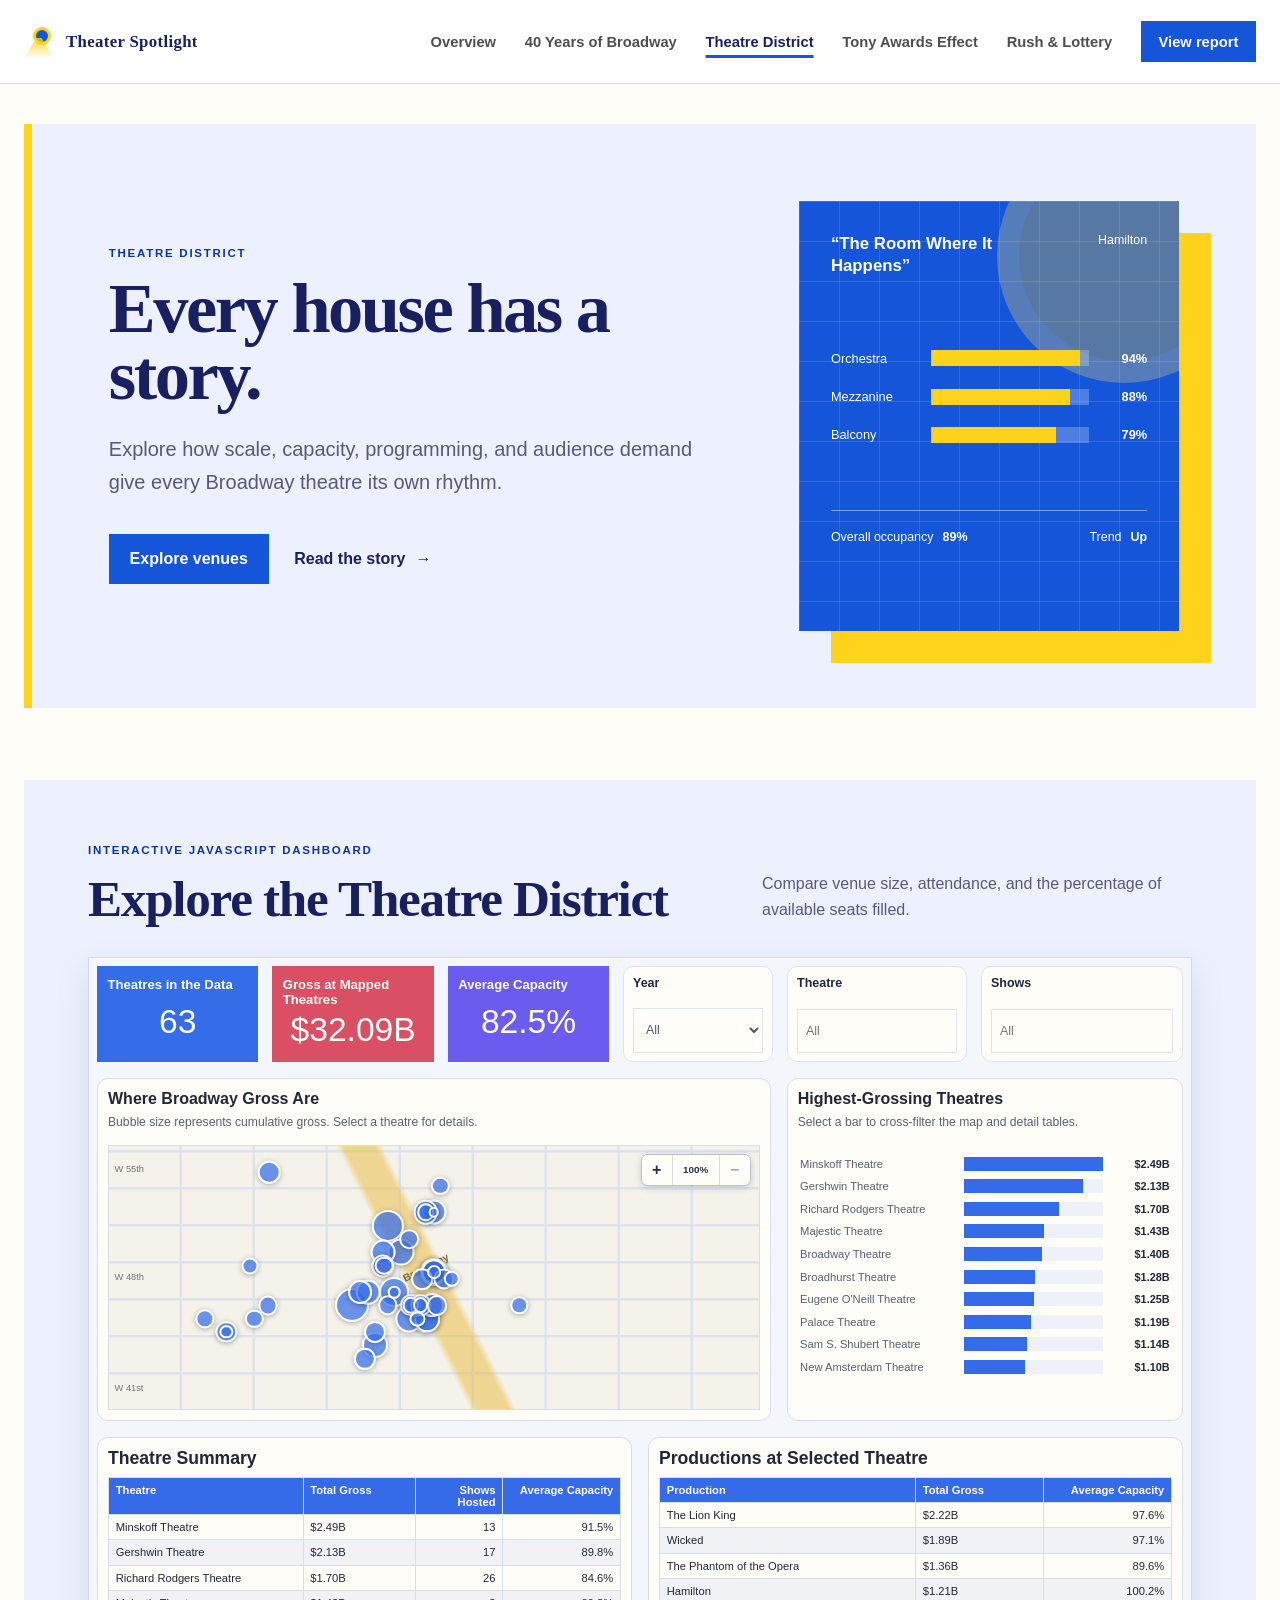
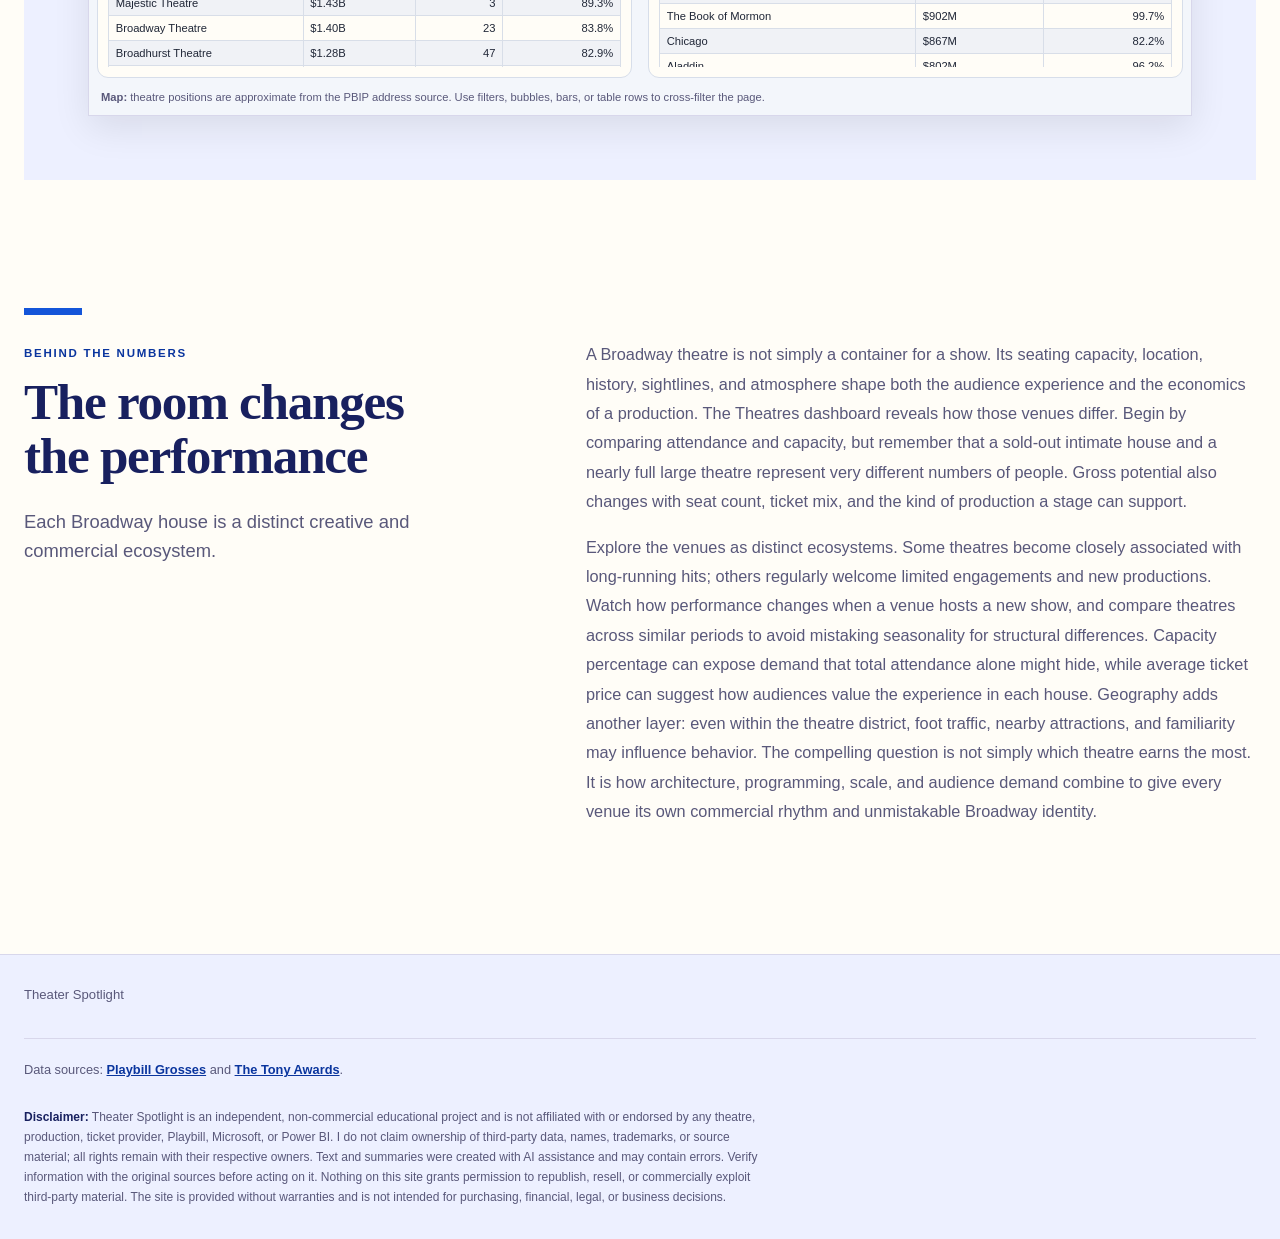
<file: theatres.html>
<!doctype html>
<html lang="en">
<head>
  <meta charset="utf-8">
  <meta name="viewport" content="width=device-width, initial-scale=1">
  <title>Theatre District | Theater Spotlight</title>
  <link rel="stylesheet" href="styles.css">
</head>
<body class="theme-theatres">
  <header class="site-header">
    <a class="brand" href="index.html" aria-label="Theater Spotlight home">
      <span class="brand-mark" aria-hidden="true"><i></i><i></i><i></i><i></i></span>
      <span>Theater Spotlight</span>
    </a>
    <nav class="navigation" aria-label="Main navigation">
      <a href="index.html">Overview</a>
      <a href="history.html">40 Years of Broadway</a>
      <a class="active" href="theatres.html" aria-current="page">Theatre District</a>
      <a href="tony-awards.html">Tony Awards Effect</a>
      <a href="rush.html">Rush & Lottery</a>
      <a class="nav-cta" href="#dashboard">View report</a>
    </nav>
  </header>
  <main>
    <section class="hero">
      <div class="hero-copy">
        <p class="eyebrow">Theatre District</p>
        <h1>Every house has a story.</h1>
        <p class="intro">Explore how scale, capacity, programming, and audience demand give every Broadway theatre its own rhythm.</p>
        <div class="hero-actions"><a class="primary-button" href="#dashboard">Explore venues</a><a class="text-link" href="#insights">Read the story <span aria-hidden="true">→</span></a></div>
      </div>
      <div class="data-art theatre-art" aria-label="Theatre occupancy graphic inspired by Hamilton">
        <div class="art-topline"><span>“The Room Where It Happens”</span><span>Hamilton</span></div>
        <div class="capacity-list" aria-hidden="true">
          <div><span>Orchestra</span><i><b style="--width: 94%"></b></i><strong>94%</strong></div>
          <div><span>Mezzanine</span><i><b style="--width: 88%"></b></i><strong>88%</strong></div>
          <div><span>Balcony</span><i><b style="--width: 79%"></b></i><strong>79%</strong></div>
        </div>
        <div class="art-stats"><span>Overall occupancy <b>89%</b></span><span>Trend <b>Up</b></span></div>
      </div>
    </section>
    <section class="report-section" id="dashboard" aria-labelledby="report-title">
      <div class="section-heading">
        <div><p class="section-label">Interactive JavaScript dashboard</p><h2 id="report-title">Explore the Theatre District</h2></div>
        <p>Compare venue size, attendance, and the percentage of available seats filled.</p>
      </div>
      <div class="report-frame javascript-dashboard-frame">
        <div class="javascript-dashboard page-dashboard theatres-dashboard">
          <div class="theatre-top-grid">
            <article class="pbi-card pbi-blue"><h3>Theatres in the Data</h3><strong id="theatre-count"></strong></article>
            <article class="pbi-card pbi-red"><h3>Gross at Mapped Theatres</h3><strong id="theatre-total-gross"></strong></article>
            <article class="pbi-card pbi-purple"><h3>Average Capacity</h3><strong id="theatre-capacity"></strong></article>
            <label class="pbi-filter"><span>Year</span><select id="theatre-year"><option value="">All</option></select></label>
            <label class="pbi-filter"><span>Theatre</span><input id="theatre-name" type="search" list="theatre-names" placeholder="All"><datalist id="theatre-names"></datalist></label>
            <label class="pbi-filter"><span>Shows</span><input id="theatre-show" type="search" list="theatre-shows" placeholder="All"><datalist id="theatre-shows"></datalist></label>
          </div>

          <div class="theatre-main-grid">
            <article class="impact-panel map-panel">
              <h3>Where Broadway Gross Are</h3>
              <p>Bubble size represents cumulative gross. Select a theatre for details.</p>
              <div class="theatre-map" id="theatre-map" aria-label="Approximate map of Broadway theatres">
                <div class="theatre-map-layer" id="theatre-map-layer">
                  <span class="map-avenue">Broadway</span><span class="map-street street-1">W 55th</span><span class="map-street street-2">W 48th</span><span class="map-street street-3">W 41st</span>
                </div>
                <div class="map-zoom-controls" aria-label="Map zoom controls">
                  <button id="map-zoom-in" type="button" aria-label="Zoom in">+</button>
                  <output id="map-zoom-status" aria-live="polite">100%</output>
                  <button id="map-zoom-out" type="button" aria-label="Zoom out" disabled>&minus;</button>
                </div>
              </div>
            </article>
            <article class="impact-panel chart-panel">
              <h3>Highest-Grossing Theatres</h3>
              <p>Select a bar to cross-filter the map and detail tables.</p>
              <div class="dashboard-bars" id="theatre-bars"></div>
            </article>
          </div>

          <div class="theatre-table-grid">
            <article class="impact-panel detail-panel">
              <h3>Theatre Summary</h3>
              <div class="impact-table-wrap"><table class="theatre-summary-table"><thead><tr><th>Theatre</th><th>Total Gross</th><th>Shows Hosted</th><th>Average Capacity</th></tr></thead><tbody id="theatre-summary-body"></tbody></table></div>
            </article>
            <article class="impact-panel detail-panel">
              <h3>Productions at Selected Theatre</h3>
              <div class="impact-table-wrap"><table class="theatre-production-table"><thead><tr><th>Production</th><th>Total Gross</th><th>Average Capacity</th></tr></thead><tbody id="theatre-production-body"></tbody></table></div>
            </article>
          </div>
          <p class="dashboard-note"><strong>Map:</strong> theatre positions are approximate from the PBIP address source. Use filters, bubbles, bars, or table rows to cross-filter the page.</p>
        </div>
      </div>
    </section>
    <article class="story" id="insights" aria-labelledby="theatres-story-title">
      <div class="story-heading">
        <p class="section-label">Behind the numbers</p>
        <h2 id="theatres-story-title">The room changes the performance</h2>
        <p class="story-lead">Each Broadway house is a distinct creative and commercial ecosystem.</p>
      </div>
      <div class="story-copy"><p>
        A Broadway theatre is not simply a container for a show. Its seating capacity, location,
        history, sightlines, and atmosphere shape both the audience experience and the economics
        of a production. The Theatres dashboard reveals how those venues differ. Begin by
        comparing attendance and capacity, but remember that a sold-out intimate house and a
        nearly full large theatre represent very different numbers of people. Gross potential
        also changes with seat count, ticket mix, and the kind of production a stage can support.
      </p>
      <p>
        Explore the venues as distinct ecosystems. Some theatres become closely associated with
        long-running hits; others regularly welcome limited engagements and new productions.
        Watch how performance changes when a venue hosts a new show, and compare theatres across
        similar periods to avoid mistaking seasonality for structural differences. Capacity
        percentage can expose demand that total attendance alone might hide, while average
        ticket price can suggest how audiences value the experience in each house. Geography
        adds another layer: even within the theatre district, foot traffic, nearby attractions,
        and familiarity may influence behavior. The compelling question is not simply which
        theatre earns the most. It is how architecture, programming, scale, and audience demand
        combine to give every venue its own commercial rhythm and unmistakable Broadway identity.
      </p></div>
    </article>
  </main>
  <footer>
    <span>Theater Spotlight</span>
    <p class="source-credit">
      Data sources:
      <a href="https://playbill.com/grosses" target="_blank" rel="noopener">Playbill Grosses</a>
      and
      <a href="https://www.tonyawards.com" target="_blank" rel="noopener">The Tony Awards</a>.
    </p>
    <p class="site-disclaimer">
      <strong>Disclaimer:</strong> Theater Spotlight is an independent, non-commercial
      educational project and is not affiliated with or endorsed by any theatre, production,
      ticket provider, Playbill, Microsoft, or Power BI. I do not claim ownership of
      third-party data, names, trademarks, or source material; all rights remain with their
      respective owners. Text and summaries were created with AI assistance and may contain
      errors. Verify information with the original sources before acting on it. Nothing on
      this site grants permission to republish, resell, or commercially exploit third-party
      material. The site is provided without warranties and is not intended for purchasing,
      financial, legal, or business decisions.
    </p>
  </footer>
  <script src="dashboard-utils.js"></script>
  <script src="theatres-dashboard.js"></script>
</body>
</html>
</file>
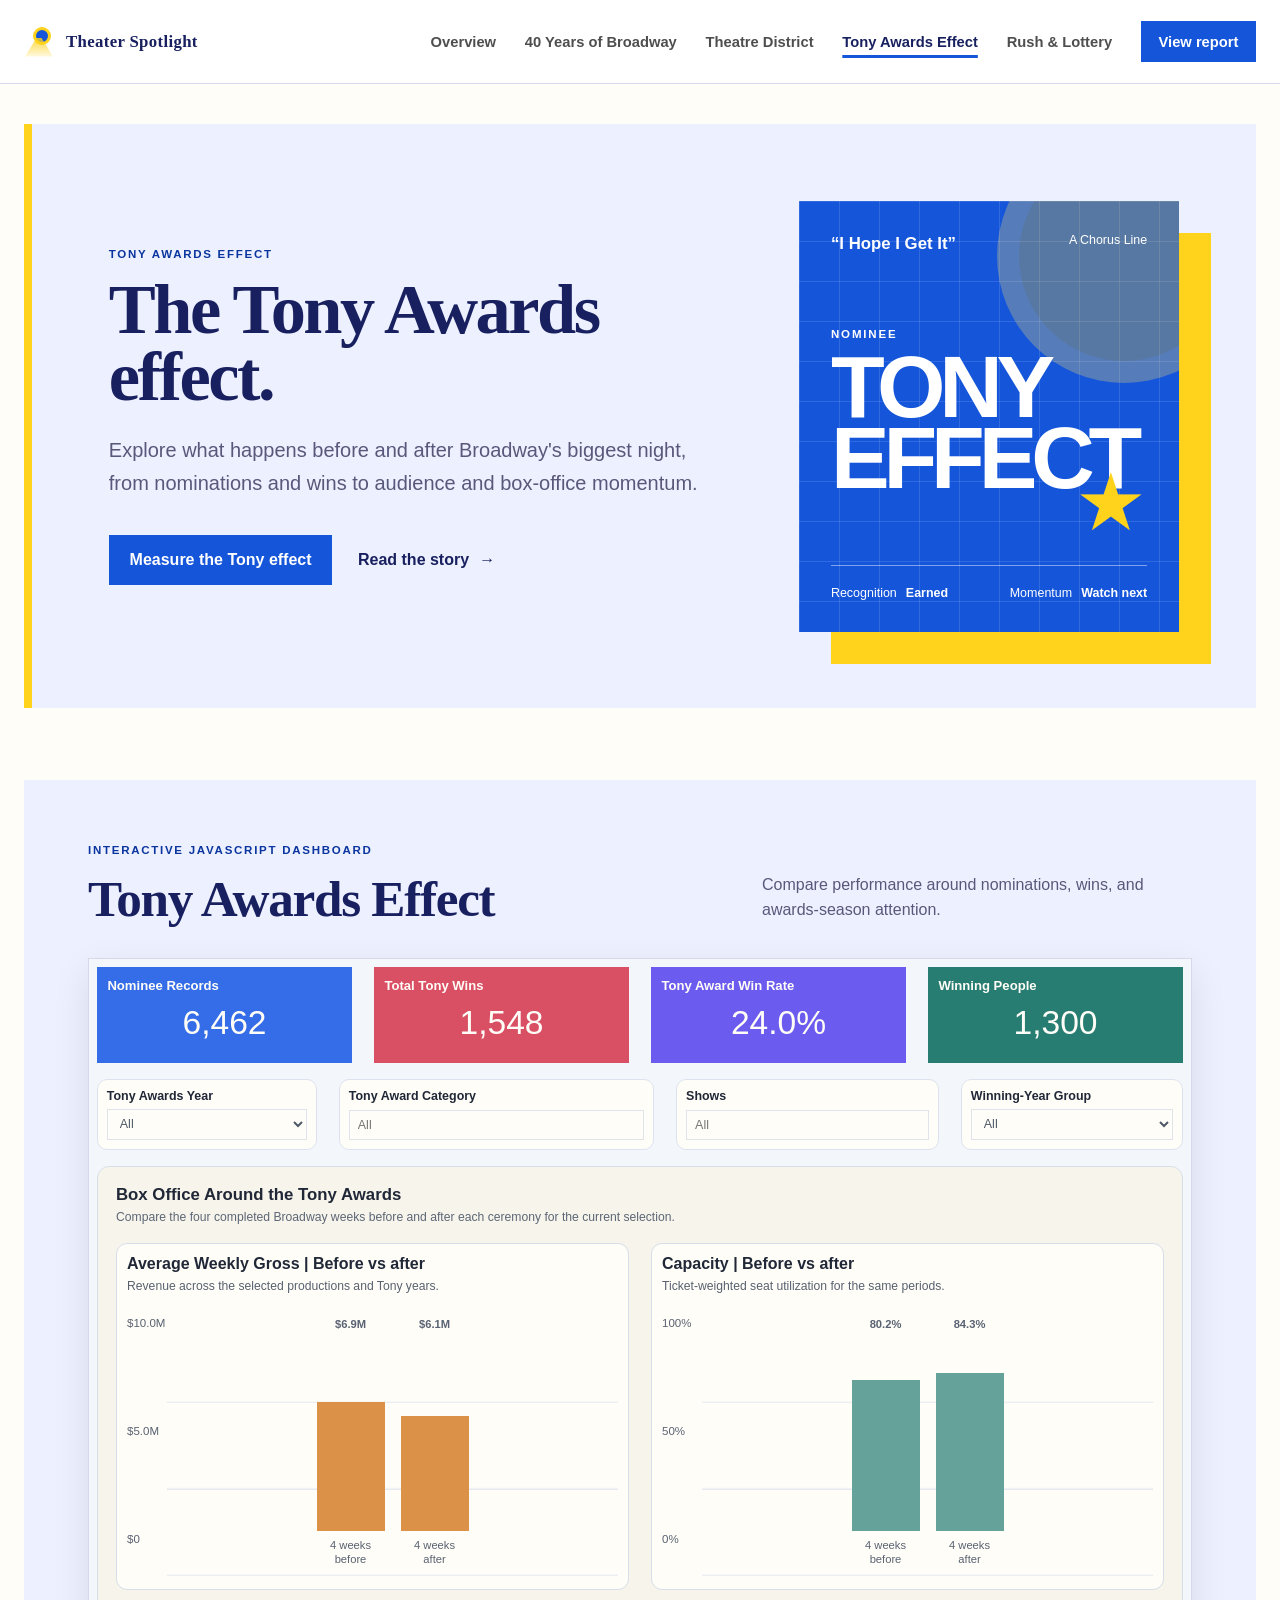
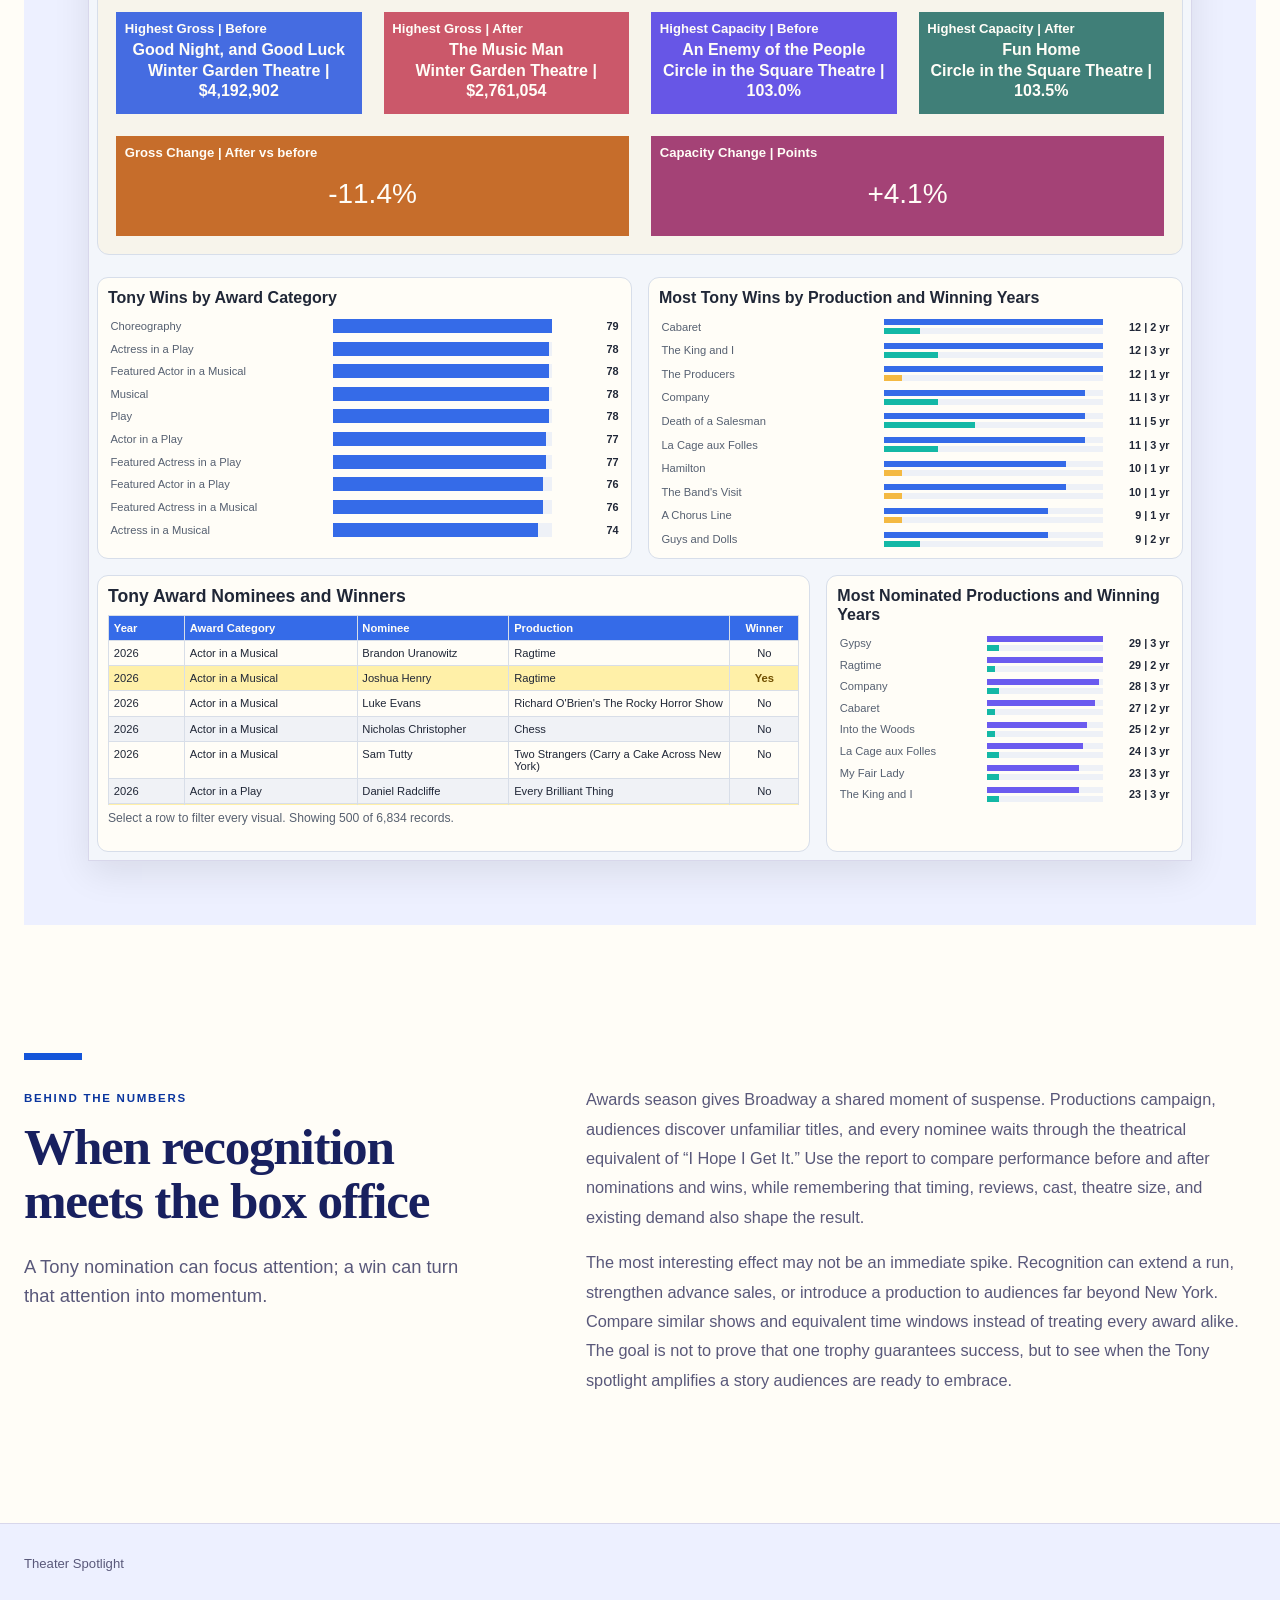
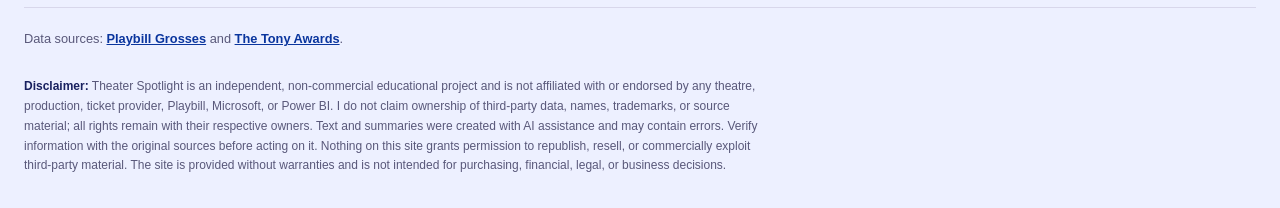
<file: tony-awards.html>
<!doctype html>
<html lang="en">
<head>
  <meta charset="utf-8">
  <meta name="viewport" content="width=device-width, initial-scale=1">
  <meta name="description" content="Explore the relationship between Tony Awards recognition and Broadway performance.">
  <title>Tony Awards Effect | Theater Spotlight</title>
  <link rel="stylesheet" href="styles.css">
</head>
<body class="theme-tony">
  <header class="site-header">
    <a class="brand" href="index.html" aria-label="Theater Spotlight home">
      <span class="brand-mark" aria-hidden="true"><i></i><i></i><i></i><i></i></span>
      <span>Theater Spotlight</span>
    </a>
    <nav class="navigation" aria-label="Main navigation">
      <a href="index.html">Overview</a>
      <a href="history.html">40 Years of Broadway</a>
      <a href="theatres.html">Theatre District</a>
      <a class="active" href="tony-awards.html" aria-current="page">Tony Awards Effect</a>
      <a href="rush.html">Rush & Lottery</a>
      <a class="nav-cta" href="#dashboard">View report</a>
    </nav>
  </header>

  <main>
    <section class="hero">
      <div class="hero-copy">
        <p class="eyebrow">Tony Awards Effect</p>
        <h1>The Tony Awards effect.</h1>
        <p class="intro">
          Explore what happens before and after Broadway's biggest night, from
          nominations and wins to audience and box-office momentum.
        </p>
        <div class="hero-actions">
          <a class="primary-button" href="#dashboard">Measure the Tony effect</a>
          <a class="text-link" href="#insights">Read the story <span aria-hidden="true">→</span></a>
        </div>
      </div>

      <div class="data-art tony-art" aria-label="Tony Awards recognition graphic inspired by A Chorus Line">
        <div class="art-topline"><span>“I Hope I Get It”</span><span>A Chorus Line</span></div>
        <div class="nomination-art" aria-hidden="true">
          <span>Nominee</span>
          <strong>TONY<br>EFFECT</strong>
          <i>★</i>
        </div>
        <div class="art-stats"><span>Recognition <b>Earned</b></span><span>Momentum <b>Watch next</b></span></div>
      </div>
    </section>

    <section class="report-section" id="dashboard" aria-labelledby="report-title">
      <div class="section-heading">
        <div>
          <p class="section-label">Interactive JavaScript dashboard</p>
          <h2 id="report-title">Tony Awards Effect</h2>
        </div>
        <p>Compare performance around nominations, wins, and awards-season attention.</p>
      </div>
      <div class="report-frame javascript-dashboard-frame">
        <div class="javascript-dashboard page-dashboard tony-dashboard">
          <div class="pbi-card-grid tony-card-grid">
            <article class="pbi-card pbi-blue"><h3>Nominee Records</h3><strong id="tony-nominees"></strong></article>
            <article class="pbi-card pbi-red"><h3>Total Tony Wins</h3><strong id="tony-total-wins"></strong></article>
            <article class="pbi-card pbi-purple"><h3>Tony Award Win Rate</h3><strong id="tony-win-rate"></strong></article>
            <article class="pbi-card pbi-teal"><h3>Winning People</h3><strong id="tony-winning-people"></strong></article>
          </div>

          <div class="pbi-filter-row tony-filter-row">
            <label class="pbi-filter"><span>Tony Awards Year</span><select id="tony-year"><option value="">All</option></select></label>
            <label class="pbi-filter"><span>Tony Award Category</span><input id="tony-category" type="search" list="tony-categories" placeholder="All"><datalist id="tony-categories"></datalist></label>
            <label class="pbi-filter"><span>Shows</span><input id="tony-show" type="search" list="tony-shows" placeholder="All"><datalist id="tony-shows"></datalist></label>
            <label class="pbi-filter"><span>Winning-Year Group</span><select id="tony-year-group"><option value="">All</option><option>1 winning year</option><option>More than 1 winning year</option></select></label>
          </div>

          <section class="tony-impact-section" aria-labelledby="tony-impact-title">
            <div class="tony-impact-heading">
              <h3 id="tony-impact-title">Box Office Around the Tony Awards</h3>
              <p>Compare the four completed Broadway weeks before and after each ceremony for the current selection.</p>
            </div>

            <div class="tony-impact-comparisons">
              <article class="impact-panel comparison-panel gross-comparison">
                <h3>Average Weekly Gross <span>| Before vs after</span></h3>
                <p>Revenue across the selected productions and Tony years.</p>
                <div class="comparison-chart" id="tony-impact-gross-comparison"></div>
              </article>
              <article class="impact-panel comparison-panel capacity-comparison">
                <h3>Capacity <span>| Before vs after</span></h3>
                <p>Ticket-weighted seat utilization for the same periods.</p>
                <div class="comparison-chart" id="tony-impact-capacity-comparison"></div>
              </article>
            </div>

            <div class="impact-highlights tony-impact-highlights">
              <article class="impact-card blue"><h3>Highest Gross <span>| Before</span></h3><strong id="tony-highest-gross-before"></strong></article>
              <article class="impact-card red"><h3>Highest Gross <span>| After</span></h3><strong id="tony-highest-gross-after"></strong></article>
              <article class="impact-card purple"><h3>Highest Capacity <span>| Before</span></h3><strong id="tony-highest-capacity-before"></strong></article>
              <article class="impact-card teal"><h3>Highest Capacity <span>| After</span></h3><strong id="tony-highest-capacity-after"></strong></article>
            </div>

            <div class="impact-kpis tony-impact-kpis">
              <article class="orange"><h3>Gross Change <span>| After vs before</span></h3><strong id="tony-gross-change"></strong></article>
              <article class="magenta"><h3>Capacity Change <span>| Points</span></h3><strong id="tony-capacity-change"></strong></article>
            </div>
          </section>

          <div class="tony-chart-grid">
            <article class="impact-panel chart-panel"><h3>Tony Wins by Award Category</h3><div class="dashboard-bars" id="tony-category-bars"></div></article>
            <article class="impact-panel chart-panel"><h3>Most Tony Wins by Production and Winning Years</h3><div class="dashboard-bars dual-bars" id="tony-production-bars"></div></article>
          </div>

          <div class="tony-bottom-grid">
            <article class="impact-panel detail-panel">
              <h3>Tony Award Nominees and Winners</h3>
              <div class="impact-table-wrap tony-table-wrap"><table class="tony-records-table"><thead><tr><th>Year</th><th>Award Category</th><th>Nominee</th><th>Production</th><th>Winner</th></tr></thead><tbody id="tony-table-body"></tbody></table></div>
              <p class="table-filter-hint" id="tony-table-status" aria-live="polite">Select a row to filter every visual.</p>
            </article>
            <article class="impact-panel chart-panel"><h3>Most Nominated Productions and Winning Years</h3><div class="dashboard-bars dual-bars" id="tony-nomination-bars"></div></article>
          </div>
        </div>
      </div>
    </section>

    <article class="story" id="insights" aria-labelledby="tony-story-title">
      <div class="story-heading">
        <p class="section-label">Behind the numbers</p>
        <h2 id="tony-story-title">When recognition meets the box office</h2>
        <p class="story-lead">
          A Tony nomination can focus attention; a win can turn that attention into momentum.
        </p>
      </div>
      <div class="story-copy">
        <p>
          Awards season gives Broadway a shared moment of suspense. Productions campaign,
          audiences discover unfamiliar titles, and every nominee waits through the theatrical
          equivalent of “I Hope I Get It.” Use the report to compare performance before and
          after nominations and wins, while remembering that timing, reviews, cast, theatre
          size, and existing demand also shape the result.
        </p>
        <p>
          The most interesting effect may not be an immediate spike. Recognition can extend a
          run, strengthen advance sales, or introduce a production to audiences far beyond New
          York. Compare similar shows and equivalent time windows instead of treating every
          award alike. The goal is not to prove that one trophy guarantees success, but to see
          when the Tony spotlight amplifies a story audiences are ready to embrace.
        </p>
      </div>
    </article>
  </main>

  <footer>
    <span>Theater Spotlight</span>
    <p class="source-credit">
      Data sources:
      <a href="https://playbill.com/grosses" target="_blank" rel="noopener">Playbill Grosses</a>
      and
      <a href="https://www.tonyawards.com" target="_blank" rel="noopener">The Tony Awards</a>.
    </p>
    <p class="site-disclaimer">
      <strong>Disclaimer:</strong> Theater Spotlight is an independent, non-commercial
      educational project and is not affiliated with or endorsed by any theatre, production,
      ticket provider, Playbill, Microsoft, or Power BI. I do not claim ownership of
      third-party data, names, trademarks, or source material; all rights remain with their
      respective owners. Text and summaries were created with AI assistance and may contain
      errors. Verify information with the original sources before acting on it. Nothing on
      this site grants permission to republish, resell, or commercially exploit third-party
      material. The site is provided without warranties and is not intended for purchasing,
      financial, legal, or business decisions.
    </p>
  </footer>
  <script src="dashboard-utils.js"></script>
  <script src="tony-dashboard.js"></script>
</body>
</html>
</file>
<file: styles.css>
:root {
  color-scheme: light;
  --accent: #1455d9;
  --accent-dark: #0a359e;
  --accent-ink: #fff;
  --secondary: #ffd21c;
  --secondary-ink: #18205f;
  --ink: #18205f;
  --muted: #59587a;
  --soft: #edf0ff;
  --line: #d8d7eb;
  --white: #fffdf7;
  --max: 1240px;
  --font-display: "Bodoni MT", "Bodoni 72", Didot, Georgia, serif;
  --font-body: Aptos, "Segoe UI Variable", "Segoe UI", Arial, sans-serif;
}

.theme-overview,
.theme-theatres,
.theme-history,
.theme-tony,
.theme-access {
  --accent: #1455d9;
  --accent-dark: #0a359e;
  --accent-ink: #fff;
  --secondary: #ffd21c;
  --secondary-ink: #18205f;
  --ink: #18205f;
  --muted: #59587a;
  --soft: #edf0ff;
  --line: #d8d7eb;
}

* { box-sizing: border-box; }
html { scroll-behavior: smooth; }
body {
  min-width: 320px;
  margin: 0;
  background: var(--white);
  color: var(--ink);
  font-family: var(--font-body);
}
a { color: inherit; }
a:focus-visible {
  outline: 3px solid var(--secondary);
  outline-offset: 4px;
}

.site-header {
  position: sticky;
  top: 0;
  z-index: 20;
  display: flex;
  align-items: center;
  justify-content: space-between;
  gap: 2rem;
  min-height: 84px;
  padding: 0 max(24px, calc((100vw - var(--max)) / 2));
  background: rgba(255, 255, 255, 0.96);
  border-bottom: 1px solid var(--line);
  backdrop-filter: blur(16px);
}

.brand {
  display: inline-flex;
  align-items: center;
  gap: 0.75rem;
  font-family: var(--font-display);
  font-size: 1.05rem;
  font-weight: 700;
  letter-spacing: .02em;
  text-decoration: none;
  white-space: nowrap;
}
.brand-mark {
  position: relative;
  display: block;
  flex: 0 0 30px;
  width: 30px;
  height: 30px;
}
.brand-mark i { display: none; }
.brand-mark::before {
  position: absolute;
  top: 0;
  left: 9px;
  width: 12px;
  height: 12px;
  background: var(--accent);
  border: 3px solid var(--secondary);
  border-radius: 50%;
  content: "";
}
.brand-mark::after {
  position: absolute;
  top: 11px;
  left: 1px;
  width: 28px;
  height: 19px;
  background: linear-gradient(to bottom, rgba(255, 210, 28, .85), rgba(255, 210, 28, .12));
  clip-path: polygon(42% 0, 58% 0, 100% 100%, 0 100%);
  content: "";
}

.navigation { display: flex; align-items: center; gap: 1.8rem; }
.navigation a {
  color: #4e4e4e;
  font-size: 0.92rem;
  font-weight: 600;
  text-decoration: none;
}
.navigation a:hover, .navigation a:focus-visible, .navigation a.active { color: var(--ink); }
.navigation a.active { text-decoration: underline; text-decoration-color: var(--accent); text-decoration-thickness: 3px; text-underline-offset: 8px; }
.navigation .nav-cta {
  padding: 0.8rem 1.1rem;
  background: var(--accent);
  color: var(--accent-ink);
  text-decoration: none;
}
.navigation .nav-cta:hover { background: var(--accent-dark); color: var(--accent-ink); }

main {
  overflow: hidden;
  background: var(--white);
}
.hero, .feature-strip, .report-section, .story, .contact {
  width: min(calc(100% - 48px), var(--max));
  margin-inline: auto;
}

.hero {
  display: grid;
  grid-template-columns: minmax(0, 1fr) minmax(320px, .62fr);
  align-items: center;
  gap: clamp(2.5rem, 6vw, 5rem);
  min-height: 0;
  margin-block: 2.5rem 4.5rem;
  padding: clamp(3rem, 6vw, 5rem);
  background: var(--soft);
  border-left: 8px solid var(--secondary);
}
.hero-copy { max-width: 720px; }
.eyebrow, .section-label {
  margin: 0 0 1rem;
  color: var(--accent-dark);
  font-size: 0.72rem;
  font-weight: 800;
  letter-spacing: 0.15em;
  text-transform: uppercase;
}
h1, h2, p { margin-top: 0; }
h1 {
  margin-bottom: 1.5rem;
  font-family: var(--font-display);
  font-size: clamp(3rem, 5.5vw, 5.2rem);
  font-weight: 700;
  letter-spacing: -0.035em;
  line-height: 0.95;
}
h2 {
  margin-bottom: 0.7rem;
  font-family: var(--font-display);
  font-size: clamp(2rem, 4vw, 3.5rem);
  letter-spacing: -0.025em;
  line-height: 1.05;
}
.intro {
  max-width: 620px;
  margin-bottom: 0;
  color: var(--muted);
  font-size: clamp(1.05rem, 2vw, 1.25rem);
  line-height: 1.65;
}
.hero-actions { display: flex; align-items: center; gap: 1.6rem; margin-top: 2.2rem; }
.primary-button, .email-button {
  display: inline-block;
  padding: 1rem 1.3rem;
  background: var(--accent);
  color: var(--accent-ink);
  font-weight: 750;
  text-decoration: none;
}
.primary-button:hover, .email-button:hover { background: var(--accent-dark); }
.text-link { font-weight: 700; text-decoration: none; }
.text-link span { display: inline-block; margin-left: 0.35rem; transition: transform 160ms ease; }
.text-link:hover span { transform: translateX(5px); }

.data-art {
  position: relative;
  min-height: 430px;
  padding: 2rem;
  overflow: hidden;
  background: var(--accent);
  color: var(--accent-ink);
  box-shadow: 32px 32px 0 var(--secondary);
}
.data-art::before {
  position: absolute;
  inset: 0;
  background-image: linear-gradient(rgba(255,255,255,.12) 1px, transparent 1px), linear-gradient(90deg, rgba(255,255,255,.12) 1px, transparent 1px);
  background-size: 40px 40px;
  content: "";
}
.data-art > * {
  position: relative;
  z-index: 2;
  min-width: 0;
}
.data-art::after {
  position: absolute;
  top: -72px;
  right: -72px;
  width: 210px;
  height: 210px;
  background: var(--secondary);
  border: 22px solid rgba(255,255,255,.35);
  border-radius: 50%;
  content: "";
  z-index: 0;
  opacity: .28;
  pointer-events: none;
}
.art-topline,
.art-stats {
  display: flex;
  align-items: flex-start;
  justify-content: space-between;
  gap: 1rem;
  font-size: 0.78rem;
  color: currentColor;
}
.art-topline span:first-child {
  max-width: 76%;
  font-size: clamp(.82rem, 1.4vw, 1.05rem);
  font-weight: 750;
  line-height: 1.35;
  font-weight: 750;
  line-height: 1.35;
}
.art-topline span:last-child {
  flex: 0 0 auto;
  max-width: 30%;
  text-align: right;
}
.art-number { margin-top: 3rem; font-size: clamp(3rem, 7vw, 5.3rem); font-weight: 750; letter-spacing: -0.06em; }
.art-caption { color: currentColor; font-size: 0.85rem; opacity: .78; }
.art-quip {
  max-width: 290px;
  margin-top: 1rem;
  font-family: var(--font-display);
  font-size: .82rem;
  font-style: italic;
  line-height: 1.45;
  opacity: .8;
  overflow-wrap: anywhere;
}
.art-chart { display: flex; align-items: end; gap: 10px; height: 160px; margin: 1.7rem 0; }
.art-chart i { flex: 1; height: var(--height); background: var(--secondary); }
.art-stats { padding-top: 1.2rem; border-top: 1px solid rgba(255,255,255,.45); }
.art-stats b { margin-left: 0.35rem; color: currentColor; }
.rank-list { display: grid; gap: 1.5rem; margin: 4rem 0 3.6rem; }
.rank-list span { display: grid; grid-template-columns: 28px 1fr; align-items: center; gap: 1rem; font-size: .75rem; }
.rank-list i { display: block; width: var(--width); height: 18px; background: var(--secondary); }
.decade-list {
  display: grid;
  gap: 1.1rem;
  margin: 3.2rem 0 2.7rem;
}
.decade-list span {
  display: grid;
  grid-template-columns: 52px 1fr;
  align-items: center;
  gap: 1rem;
  font-size: .75rem;
}
.decade-list i {
  display: block;
  width: var(--width);
  height: 16px;
  background: var(--secondary);
}
.nomination-art {
  position: relative;
  display: grid;
  align-content: center;
  min-height: 310px;
}
.nomination-art span {
  font-size: .72rem;
  font-weight: 800;
  letter-spacing: .16em;
  text-transform: uppercase;
}
.nomination-art strong {
  margin-top: .8rem;
  font-size: clamp(3.5rem, 7vw, 5.5rem);
  letter-spacing: -.07em;
  line-height: .8;
}
.nomination-art i {
  position: absolute;
  right: 0;
  bottom: 1rem;
  color: var(--secondary);
  font-size: 5rem;
  font-style: normal;
}
.capacity-list {
  display: grid;
  gap: 1.4rem;
  margin: 4.5rem 0 4.2rem;
}
.capacity-list > div {
  display: grid;
  grid-template-columns: 84px 1fr 42px;
  align-items: center;
  gap: 1rem;
  font-size: .8rem;
}
.capacity-list i {
  display: block;
  height: 16px;
  overflow: hidden;
  background: rgba(255, 255, 255, .24);
}
.capacity-list b {
  display: block;
  width: var(--width);
  height: 100%;
  background: var(--secondary);
}
.capacity-list strong {
  text-align: right;
}
.price-tag { margin-top: 2.6rem; }
.price-tag small { display: block; color: currentColor; opacity: .78; }
.price-tag strong { display: inline-block; margin-top: .35rem; font-size: 5rem; letter-spacing: -.06em; }
.price-tag span { margin-left: 1rem; color: currentColor; font-weight: 700; }
.sparkline { position: relative; height: 90px; margin: 1rem 0 2.4rem; border-bottom: 1px solid #555; }
.sparkline i { position: absolute; inset: 25px 0 15px; border-top: 5px solid var(--secondary); transform: skewY(-8deg); }

.feature-strip {
  display: grid;
  grid-template-columns: repeat(3, 1fr);
  margin-bottom: 7rem;
  border-block: 1px solid var(--line);
}
.feature-strip a { display: grid; gap: .55rem; padding: 2rem; text-decoration: none; border-right: 1px solid var(--line); }
.feature-strip a:last-child { border-right: 0; }
.feature-strip a:hover { background: var(--soft); }
.feature-strip span { color: var(--accent-dark); font-size: .72rem; font-weight: 800; }
.feature-strip strong { font-size: 1.1rem; }
.feature-strip small { color: var(--muted); font-size: .9rem; }

.report-section {
  padding: clamp(2rem, 5vw, 4rem);
  background: var(--soft);
}
.section-heading {
  display: flex;
  align-items: end;
  justify-content: space-between;
  gap: 3rem;
  margin-bottom: 2rem;
}
.section-heading h2 { margin: 0; }
.section-heading > p { max-width: 430px; margin-bottom: .2rem; color: var(--muted); line-height: 1.6; }
.report-frame {
  height: min(78vh, 800px);
  min-height: 560px;
  overflow: hidden;
  background: var(--white);
  border: 1px solid var(--line);
  box-shadow: 0 12px 35px rgba(0,0,0,.09);
}
iframe { display: block; width: 100%; height: 100%; border: 0; }

.javascript-dashboard-frame {
  height: auto;
  min-height: 0;
  overflow: visible;
}

.javascript-dashboard {
  padding: 8px;
  background: #f3f6fb;
  color: #202737;
  font-family: var(--font-body);
}

.javascript-dashboard h3 {
  margin: 0;
  font-size: 1rem;
  line-height: 1.2;
}

.javascript-dashboard h3 span {
  font-weight: 600;
}

.impact-search,
.impact-panel,
.reading-card {
  background: var(--white);
  border: 1px solid #d7deea;
  border-radius: 11px;
}

.impact-search {
  margin-bottom: 18px;
  padding: 10px;
}

.impact-search h3 {
  margin-bottom: 10px;
  font-size: 1.25rem;
}

.impact-search input {
  width: 100%;
  padding: .55rem;
  background: var(--white);
  border: 1px solid #dfe3ea;
  color: #4f5969;
  font: inherit;
}

.impact-search input:focus {
  border-color: #356be8;
  outline: 2px solid rgba(53, 107, 232, .2);
}

.impact-top-grid {
  display: grid;
  grid-template-columns: 2fr 1fr 1fr;
  gap: 22px;
  margin-bottom: 22px;
}

.impact-panel {
  min-width: 0;
  padding: 10px;
  overflow: hidden;
}

.impact-panel > p {
  margin: .35rem 0 .9rem;
  overflow: hidden;
  color: #586170;
  font-size: .76rem;
  line-height: 1.35;
  text-overflow: ellipsis;
  white-space: nowrap;
}

.venue-chart {
  display: grid;
  gap: .38rem;
  padding: .5rem 0 .25rem;
}

.venue-chart button {
  display: grid;
  grid-template-columns: 190px 1fr;
  align-items: center;
  gap: .65rem;
  padding: .1rem 0;
  background: transparent;
  border: 0;
  color: #566071;
  cursor: pointer;
  font: inherit;
  font-size: .75rem;
  text-align: right;
}

.venue-chart button span {
  overflow: hidden;
  text-overflow: ellipsis;
  white-space: nowrap;
}

.venue-chart button i {
  display: block;
  height: 18px;
  background: #eef1f7;
}

.venue-chart button b {
  display: block;
  height: 100%;
  background: #356be8;
}

.venue-chart button:hover b,
.venue-chart button.selected b {
  background: #1549c8;
}

.venue-chart button:focus-visible {
  outline: 2px solid #356be8;
  outline-offset: 2px;
}

.venue-axis {
  display: grid;
  grid-template-columns: 190px 1fr;
  gap: .65rem;
  margin-top: .15rem;
  color: #596272;
}

.venue-axis-scale {
  display: grid;
  gap: .35rem;
}

.venue-axis-ticks {
  display: flex;
  justify-content: space-between;
  font-size: .68rem;
}

.venue-axis-scale strong {
  color: #202737;
  font-size: .75rem;
  text-align: center;
}

.comparison-chart {
  display: grid;
  grid-template-columns: 40px 1fr;
  height: 270px;
  padding-top: .5rem;
}

.comparison-scale {
  display: flex;
  padding-bottom: 34px;
  flex-direction: column;
  justify-content: space-between;
  color: #596272;
  font-size: .72rem;
}

.comparison-bars {
  display: flex;
  align-items: end;
  justify-content: center;
  gap: 1rem;
  background: repeating-linear-gradient(to bottom, transparent 0, transparent 32%, #e1e6ef 33%);
}

.comparison-column {
  display: grid;
  align-items: end;
  width: min(38%, 68px);
  height: 100%;
  grid-template-rows: 26px minmax(120px, 1fr) 48px;
  color: #596272;
  font-size: .7rem;
  text-align: center;
}

.comparison-column strong {
  align-self: start;
  display: block;
  min-height: 1.3em;
  font-size: .7rem;
  font-weight: 600;
  line-height: 1.25;
  white-space: nowrap;
}

.comparison-column i {
  align-self: end;
  display: block;
  min-height: 2px;
}

.comparison-column span {
  align-self: start;
  display: block;
  height: 40px;
  min-height: 2.6em;
  padding-top: .45rem;
  line-height: 1.25;
  white-space: pre-line;
}

.impact-highlights,
.impact-kpis {
  display: grid;
  gap: 22px;
  margin-bottom: 22px;
}

.impact-highlights {
  grid-template-columns: repeat(4, minmax(0, 1fr));
}

.impact-kpis {
  grid-template-columns: repeat(5, minmax(0, 1fr));
}

.impact-card,
.impact-kpis article {
  display: flex;
  min-width: 0;
  padding: .55rem;
  flex-direction: column;
  color: var(--white);
}

.impact-card {
  min-height: 102px;
}

.impact-card h3,
.impact-kpis h3 {
  font-size: .82rem;
}

.impact-card strong {
  margin: auto 0;
  overflow: hidden;
  font-size: 1rem;
  line-height: 1.3;
  text-align: center;
  text-overflow: ellipsis;
  white-space: pre-line;
}

.impact-kpis article {
  min-height: 100px;
}

.impact-kpis strong {
  margin: auto 0;
  font-size: 1.75rem;
  font-weight: 500;
  text-align: center;
}

.blue { background: #456ce1; }
.red { background: #cb586a; }
.purple { background: #6756e6; }
.teal { background: #407f78; }
.orange { background: #c66d2b; }
.magenta { background: #a44276; }
.navy { background: #405675; }
.green { background: #43805c; }
.sky { background: #4282a7; }

.impact-bottom-grid {
  display: grid;
  grid-template-columns: .8fr 1.2fr;
  gap: 22px;
}

.analysis-column {
  display: grid;
  align-content: start;
  gap: 22px;
}

.insight-card {
  min-height: 180px;
  padding: .6rem;
  background: #947c2c;
  border-radius: 11px;
  color: var(--white);
}

.insight-card h3 {
  font-size: 1.1rem;
}

.insight-card p {
  margin: 1.2rem .4rem 0;
  font-size: .92rem;
  line-height: 1.45;
  text-align: center;
}

.reading-card {
  padding: .7rem;
}

.reading-card p {
  margin: .25rem 0 0;
  color: #586170;
  font-size: .75rem;
  line-height: 1.45;
}

.detail-panel h3 {
  margin-bottom: .5rem;
  font-size: 1.1rem;
}

.impact-table-wrap {
  max-height: 285px;
  overflow: auto;
}

.detail-panel table {
  width: 100%;
  border-collapse: collapse;
  font-size: .7rem;
  table-layout: fixed;
}

.detail-panel th,
.detail-panel td {
  padding: .38rem .42rem;
  border: 1px solid #d8dee8;
  overflow-wrap: anywhere;
  text-align: right;
  vertical-align: top;
  white-space: normal;
}

.detail-panel th:first-child,
.detail-panel th:nth-child(2),
.detail-panel td:first-child,
.detail-panel td:nth-child(2) {
  text-align: left;
}

.detail-panel thead {
  position: sticky;
  top: 0;
  background: #356be8;
  color: var(--white);
}

.table-sort-button {
  display: flex;
  align-items: center;
  justify-content: flex-end;
  gap: .3rem;
  width: 100%;
  min-width: 0;
  padding: 0;
  background: transparent;
  border: 0;
  color: inherit;
  cursor: pointer;
  font: inherit;
  font-weight: 700;
  text-align: inherit;
}

.history-sort-table th:first-child .table-sort-button {
  justify-content: flex-start;
}

.impact-detail-table th:nth-child(1) { width: 22%; }
.impact-detail-table th:nth-child(2) { width: 28%; }
.impact-detail-table th:nth-child(3) { width: 14%; }
.impact-detail-table th:nth-child(4) { width: 12%; }
.impact-detail-table th:nth-child(5) { width: 11%; }
.impact-detail-table th:nth-child(6) { width: 13%; }

.history-sort-table th:nth-child(1) { width: 40%; }
.history-sort-table th:nth-child(2),
.history-sort-table th:nth-child(3),
.history-sort-table th:nth-child(4) { width: 20%; }

.theatre-summary-table th:nth-child(1) { width: 38%; }
.theatre-summary-table th:nth-child(2) { width: 22%; }
.theatre-summary-table th:nth-child(3) { width: 17%; }
.theatre-summary-table th:nth-child(4) { width: 23%; }

.theatre-production-table th:nth-child(1) { width: 50%; }
.theatre-production-table th:nth-child(2),
.theatre-production-table th:nth-child(3) { width: 25%; }

.table-sort-button span {
  min-width: .8rem;
  color: #dce6ff;
  font-size: .62rem;
}

.table-sort-button:hover,
.table-sort-button:focus-visible {
  color: #fff3a6;
  outline: 2px solid #fff3a6;
  outline-offset: 2px;
}

.history-sort-table th:nth-child(n + 2),
.history-sort-table td:nth-child(n + 2) {
  text-align: right;
}

.detail-panel tbody tr:nth-child(even) {
  background: #f0f2f6;
}

.detail-panel tbody tr {
  cursor: pointer;
}

.detail-panel tbody tr:hover,
.detail-panel tbody tr:focus-visible {
  background: #e3ebff;
  outline: 2px solid #356be8;
  outline-offset: -2px;
}

.detail-panel tbody tr.selected {
  background: #d4e1ff;
  box-shadow: inset 4px 0 #1549c8;
}

.detail-panel tfoot {
  position: sticky;
  bottom: 0;
  background: var(--white);
}

.empty-table {
  padding: 2rem !important;
  text-align: center !important;
}

.table-filter-hint {
  margin: .5rem 0 0;
  color: #586170;
  font-size: .68rem;
  line-height: 1.35;
}

.dashboard-note {
  margin: .75rem .25rem .1rem;
  color: var(--muted);
  font-size: .7rem;
  line-height: 1.4;
}

.page-dashboard {
  min-width: 0;
}

.pbi-card-grid {
  display: grid;
  grid-template-columns: repeat(4, minmax(0, 1fr));
  gap: 22px;
  margin-bottom: 16px;
}

.pbi-card {
  display: flex;
  min-width: 0;
  min-height: 96px;
  padding: .65rem;
  flex-direction: column;
  color: var(--white);
}

.pbi-card h3 {
  font-size: .82rem;
}

.pbi-card strong {
  margin: auto 0;
  overflow-wrap: anywhere;
  font-size: clamp(1.6rem, 3vw, 2.1rem);
  font-weight: 500;
  line-height: 1;
  text-align: center;
}

.pbi-blue { background: #356de8; }
.pbi-red { background: #d94f64; }
.pbi-purple { background: #6b5bef; }
.pbi-teal { background: #287d73; }
.pbi-orange { background: #c96a19; }
.pbi-magenta { background: #a63d6f; }
.pbi-navy { background: #355070; }

.pbi-filter-row {
  display: grid;
  gap: 22px;
  margin-bottom: 16px;
}

.history-filter-row {
  grid-template-columns: 240px 1fr;
}

.tony-filter-row {
  grid-template-columns: 220px 1.2fr 1fr 222px;
}

.pbi-filter {
  display: grid;
  gap: .35rem;
  min-width: 0;
  padding: .55rem;
  background: var(--white);
  border: 1px solid #dce3ee;
  border-radius: 10px;
  color: #202737;
  font-size: .78rem;
  font-weight: 700;
}

.pbi-filter input,
.pbi-filter select {
  min-width: 0;
  width: 100%;
  padding: .42rem .5rem;
  background: var(--white);
  border: 1px solid #dfe3ea;
  color: #4f5969;
  font: inherit;
  font-weight: 400;
}

.pbi-filter input:focus,
.pbi-filter select:focus {
  border-color: #356be8;
  outline: 2px solid rgba(53, 107, 232, .2);
}

.history-chart-grid,
.theatre-main-grid,
.tony-chart-grid {
  display: grid;
  gap: 16px;
  margin-bottom: 16px;
}

.history-chart-grid {
  grid-template-columns: 1.4fr 1fr;
}

.theatre-main-grid {
  grid-template-columns: 1.7fr 1fr;
}

.tony-chart-grid {
  grid-template-columns: 1fr 1fr;
}

.chart-panel {
  min-height: 264px;
}

.dashboard-svg {
  display: block;
  width: 100%;
  height: 230px;
  overflow: visible;
}

.pbi-grid-line {
  stroke: #dfe4ed;
  stroke-dasharray: 2 4;
  stroke-width: 1;
}

.pbi-line {
  fill: none;
  stroke: #356de8;
  stroke-linecap: round;
  stroke-linejoin: round;
  stroke-width: 3;
}

.pbi-axis-text {
  fill: #4b5563;
  font-family: Aptos, "Segoe UI Variable", "Segoe UI", Arial, sans-serif;
  font-size: 11px;
}

.dashboard-bars {
  display: grid;
  gap: .38rem;
  padding-top: .65rem;
}

.dashboard-bars > button {
  display: grid;
  grid-template-columns: minmax(110px, 42%) 1fr 58px;
  align-items: center;
  gap: .55rem;
  min-width: 0;
  padding: .08rem .15rem;
  background: transparent;
  border: 0;
  color: #566071;
  cursor: pointer;
  font: inherit;
  font-size: .7rem;
  text-align: left;
}

.dashboard-bars > button > span {
  overflow: hidden;
  text-overflow: ellipsis;
  white-space: nowrap;
}

.dashboard-bars > button > i,
.dual-track i {
  display: block;
  height: 14px;
  overflow: hidden;
  background: #eef1f7;
}

.dashboard-bars b,
.dual-track b {
  display: block;
  height: 100%;
}

.dashboard-bars > button > strong {
  color: #202737;
  font-size: .68rem;
  text-align: right;
  white-space: nowrap;
}

.dashboard-bars > button:hover,
.dashboard-bars > button:focus-visible {
  background: #e3ebff;
  outline: 2px solid #356be8;
}

.dashboard-bars > button.selected {
  background: #d4e1ff;
  box-shadow: inset 4px 0 #1549c8;
}

.history-bottom-grid {
  display: grid;
  grid-template-columns: minmax(0, 1.8fr) minmax(150px, .5fr) minmax(220px, .8fr);
  gap: 16px;
}

.history-nominations {
  min-height: 190px;
}

.history-side-cards {
  display: grid;
  gap: 16px;
}

.history-side-cards .pbi-card {
  min-height: 87px;
}

.theatre-top-grid {
  display: grid;
  grid-template-columns: repeat(3, minmax(130px, 1fr)) 150px 180px minmax(190px, 1.25fr);
  gap: 14px;
  margin-bottom: 16px;
}

.theatre-top-grid .pbi-card,
.theatre-top-grid .pbi-filter {
  min-height: 96px;
}

.map-panel {
  min-height: 340px;
}

.theatre-map {
  position: relative;
  height: 265px;
  overflow: hidden;
  background: #f4f2e9;
  border: 1px solid #d7deea;
}

.theatre-map-layer {
  position: absolute;
  inset: 0;
  background:
    linear-gradient(63deg, transparent 46%, rgba(234, 190, 74, .55) 47%, rgba(234, 190, 74, .55) 51%, transparent 52%),
    repeating-linear-gradient(0deg, transparent 0 34px, #dce3ee 35px 37px),
    repeating-linear-gradient(90deg, transparent 0 70px, #dce3ee 71px 73px),
    #f4f2e9;
  transform-origin: center;
  transition: transform .2s ease;
}

.map-zoom-controls {
  position: absolute;
  top: .5rem;
  right: .5rem;
  z-index: 5;
  display: grid;
  grid-template-columns: 30px 48px 30px;
  align-items: stretch;
  overflow: hidden;
  background: var(--white);
  border: 1px solid #b7c0cf;
  border-radius: 7px;
  box-shadow: 0 2px 7px rgba(23, 32, 51, .18);
}

.map-zoom-controls button,
.map-zoom-controls output {
  display: grid;
  min-height: 30px;
  place-items: center;
  background: var(--white);
  border: 0;
  color: #263247;
  font: 700 .8rem/1 var(--font-body);
}

.map-zoom-controls button {
  cursor: pointer;
  font-size: 1rem;
}

.map-zoom-controls button:hover:not(:disabled),
.map-zoom-controls button:focus-visible {
  z-index: 1;
  background: #dce6ff;
  outline: 2px solid #356de8;
  outline-offset: -2px;
}

.map-zoom-controls button:disabled {
  color: #a8afba;
  cursor: not-allowed;
}

.map-zoom-controls output {
  border-right: 1px solid #d7deea;
  border-left: 1px solid #d7deea;
  font-size: .62rem;
}

.map-avenue {
  position: absolute;
  top: 44%;
  left: 45%;
  z-index: 1;
  color: #7f6b34;
  font-size: .65rem;
  font-weight: 700;
  transform: rotate(-27deg);
}

.map-street {
  position: absolute;
  left: .35rem;
  z-index: 1;
  color: #6c7480;
  font-size: .58rem;
}

.street-1 { top: 7%; }
.street-2 { top: 48%; }
.street-3 { bottom: 6%; }

.map-point {
  position: absolute;
  z-index: 2;
  padding: 0;
  background: rgba(53, 109, 232, .72);
  border: 2px solid var(--white);
  border-radius: 50%;
  box-shadow: 0 1px 5px rgba(23, 32, 51, .35);
  cursor: pointer;
  transform: translate(-50%, -50%);
}

.map-point:hover,
.map-point:focus-visible,
.map-point.selected {
  z-index: 3;
  background: #d94f64;
  outline: 3px solid rgba(217, 79, 100, .3);
}

.map-point-label {
  position: absolute;
  z-index: 4;
  max-width: 155px;
  padding: .28rem .45rem;
  background: #172033;
  border-radius: 5px;
  box-shadow: 0 2px 7px rgba(23, 32, 51, .25);
  color: var(--white);
  font-size: .62rem;
  font-weight: 700;
  line-height: 1.25;
  pointer-events: none;
  text-align: center;
  transform: translate(-50%, calc(-100% - 16px));
}

.map-point-label::after {
  position: absolute;
  top: 100%;
  left: 50%;
  border: 5px solid transparent;
  border-top-color: #172033;
  content: "";
  transform: translateX(-50%);
}

.map-point-label.label-below {
  transform: translate(-50%, 16px);
}

.map-point-label.label-below::after {
  top: auto;
  bottom: 100%;
  border-top-color: transparent;
  border-bottom-color: #172033;
}

.theatre-table-grid {
  display: grid;
  grid-template-columns: 1fr 1fr;
  gap: 16px;
}

.theatre-table-grid .impact-table-wrap,
.tony-bottom-grid .impact-table-wrap {
  max-height: 190px;
}

.tony-bottom-grid {
  display: grid;
  grid-template-columns: 2fr 1fr;
  gap: 16px;
}

.tony-impact-section {
  margin: 0 0 22px;
  padding: 18px;
  background: #f7f4eb;
  border: 1px solid #d7deea;
  border-radius: 12px;
}

.tony-impact-heading {
  margin-bottom: 16px;
}

.tony-impact-heading h3 {
  margin-bottom: .25rem;
  font-size: 1.05rem;
}

.tony-impact-heading p {
  color: #5c6676;
  font-size: .76rem;
  line-height: 1.45;
}

.tony-impact-comparisons {
  display: grid;
  grid-template-columns: 1fr 1fr;
  gap: 22px;
  margin-bottom: 22px;
}

.tony-impact-kpis {
  grid-template-columns: repeat(2, minmax(0, 1fr));
  margin-bottom: 0;
}

.dual-track {
  display: grid;
  gap: 3px;
}

.dual-track i {
  height: 6px;
}

.tony-bottom-grid .chart-panel {
  min-height: 190px;
}

.tony-records-table {
  table-layout: fixed;
}

.tony-records-table th,
.tony-records-table td {
  padding: .38rem .3rem;
  overflow-wrap: anywhere;
  text-align: left;
  vertical-align: top;
  white-space: normal;
}

.tony-records-table th:nth-child(1) { width: 11%; }
.tony-records-table th:nth-child(2) { width: 25%; }
.tony-records-table th:nth-child(3) { width: 22%; }
.tony-records-table th:nth-child(4) { width: 32%; }
.tony-records-table th:nth-child(5) { width: 10%; }

.tony-records-table th:last-child,
.tony-records-table td:last-child {
  text-align: center;
}

.tony-records-table tbody tr.winner-row {
  background: #fff0a8;
}

.tony-records-table tbody tr.winner-row:hover,
.tony-records-table tbody tr.winner-row:focus-visible {
  background: #ffe36e;
}

.tony-records-table tbody tr.winner-row td:last-child {
  color: #704f00;
  font-weight: 800;
}

.tony-bottom-grid .dashboard-bars {
  gap: .25rem;
}

.story {
  display: grid;
  grid-template-columns: .8fr 1.2fr;
  gap: clamp(3rem, 9vw, 8rem);
  padding: 8rem 0;
}
.story-heading { position: relative; }
.story-heading::before { display: block; width: 58px; height: 7px; margin-bottom: 2rem; background: var(--accent); content: ""; }
.story-lead { margin-top: 1.5rem; color: var(--muted); font-size: 1.15rem; line-height: 1.6; }
.musical-aside {
  margin-top: 1.5rem;
  padding: 1rem 1.1rem;
  background: var(--secondary);
  color: var(--secondary-ink);
  font-weight: 700;
  line-height: 1.45;
}
.musical-aside span {
  display: block;
  margin-bottom: .25rem;
  font-size: .66rem;
  font-weight: 800;
  letter-spacing: .12em;
  text-transform: uppercase;
  opacity: .72;
}
.musical-aside cite {
  font-weight: 600;
}
.story-copy { padding-top: 2rem; columns: 1; }
.story-copy p { color: var(--muted); font-size: 1.02rem; line-height: 1.8; }
.story-copy p:last-child { margin-bottom: 0; }

.contact {
  display: flex;
  align-items: center;
  justify-content: space-between;
  gap: 3rem;
  margin-bottom: 6rem;
  padding: clamp(2.5rem, 6vw, 5rem);
  background: var(--secondary);
  color: var(--secondary-ink);
}
.contact .section-label { color: currentColor; opacity: .75; }
.contact h2 { max-width: 680px; }
.contact p:last-child { margin-bottom: 0; color: currentColor; opacity: .78; }
.email-button { flex: 0 0 auto; }

footer {
  display: flex;
  flex-wrap: wrap;
  justify-content: space-between;
  gap: 1rem;
  padding: 2rem max(24px, calc((100vw - var(--max)) / 2));
  background: var(--soft);
  border-top: 1px solid var(--line);
  color: var(--muted);
  font-size: .82rem;
}

.source-credit,
.site-disclaimer {
  flex: 1 0 100%;
  max-width: var(--max);
  margin: 1.25rem 0 0;
  padding-top: 1.25rem;
  border-top: 1px solid var(--line);
  color: var(--muted);
  font-size: .75rem;
  line-height: 1.65;
}

.source-credit {
  font-size: .8rem;
}

.source-credit a {
  color: var(--accent-dark);
  font-weight: 700;
}

.site-disclaimer {
  max-width: 110ch;
  margin-top: .75rem;
  padding-top: 0;
  border-top: 0;
}

.site-disclaimer strong {
  color: var(--ink);
}

.access-hero {
  grid-template-columns: minmax(0, 1fr) minmax(320px, .62fr);
}

.ticket-stub {
  display: grid;
  grid-template-columns: 1fr 135px;
  min-height: 330px;
  color: var(--accent-ink);
  filter: drop-shadow(28px 28px 0 var(--secondary));
  transform: rotate(2deg);
}

.stub-main,
.stub-side {
  display: flex;
  flex-direction: column;
  justify-content: space-between;
  padding: 2rem;
  background: var(--accent);
}

.stub-main {
  border-right: 2px dashed rgba(255, 255, 255, .65);
}

.stub-main > span,
.stub-side > span {
  font-size: .7rem;
  font-weight: 800;
  letter-spacing: .14em;
}

.stub-main strong {
  font-size: clamp(3.5rem, 7vw, 6rem);
  letter-spacing: -.07em;
  line-height: .78;
}

.stub-main small,
.stub-side small {
  line-height: 1.4;
  opacity: .8;
}

.stub-side {
  align-items: center;
  background: var(--accent-dark);
  text-align: center;
}

.stub-side b {
  font-size: 2rem;
  writing-mode: vertical-rl;
  transform: rotate(180deg);
}

.directory {
  width: min(calc(100% - 48px), var(--max));
  margin: 0 auto 7rem;
  padding-top: 2rem;
}

.directory-heading {
  display: flex;
  align-items: end;
  justify-content: space-between;
  gap: 3rem;
  padding-bottom: 2rem;
  border-bottom: 1px solid var(--line);
}

.directory-heading h2 {
  margin-bottom: 0;
}

.directory-heading > p {
  max-width: 420px;
  margin-bottom: .3rem;
  color: var(--muted);
  line-height: 1.6;
}

.policy-notice {
  margin: 2rem 0;
  padding: 1.25rem 1.5rem;
  background: var(--secondary);
  color: var(--secondary-ink);
  line-height: 1.55;
}

.policy-notice strong {
  margin-right: .35rem;
}

.directory-controls {
  display: grid;
  grid-template-columns: 1fr minmax(220px, .3fr);
  gap: 1rem;
  padding: 1.5rem;
  background: var(--soft);
}

.directory-controls > label,
.ticket-type-filter legend {
  display: grid;
  gap: .5rem;
  color: var(--muted);
  font-size: .78rem;
  font-weight: 700;
}

.directory-controls > label input {
  width: 100%;
  min-height: 48px;
  padding: .75rem .9rem;
  background: var(--white);
  border: 1px solid var(--line);
  border-radius: 0;
  color: var(--ink);
  font: inherit;
  font-size: 1rem;
}

.directory-controls > label input:focus {
  border-color: var(--accent);
  outline: 3px solid rgba(20, 85, 217, .18);
}

.ticket-type-filter {
  min-width: 0;
  margin: 0;
  padding: 0;
  border: 0;
}

.ticket-type-filter legend {
  margin-bottom: .5rem;
}

.filter-tags {
  display: flex;
  flex-wrap: wrap;
  gap: .5rem;
}

.filter-tags label {
  position: relative;
  cursor: pointer;
}

.filter-tags input {
  position: absolute;
  width: 1px;
  height: 1px;
  opacity: 0;
}

.filter-tags span {
  display: block;
  padding: .65rem .85rem;
  background: var(--white);
  border: 1px solid var(--line);
  color: var(--ink);
  font-size: .85rem;
  font-weight: 750;
  line-height: 1;
  transition: background-color .15s ease, border-color .15s ease, color .15s ease;
}

.filter-tags label:hover span {
  border-color: var(--accent);
}

.filter-tags input:checked + span {
  background: var(--accent);
  border-color: var(--accent);
  color: var(--white);
}

.filter-tags input:focus-visible + span {
  outline: 3px solid rgba(20, 85, 217, .25);
  outline-offset: 2px;
}

.directory-status {
  display: flex;
  justify-content: space-between;
  gap: 1rem;
  margin: 1.5rem 0;
  color: var(--muted);
  font-size: .85rem;
}

.ticket-grid {
  display: grid;
  grid-template-columns: repeat(3, minmax(0, 1fr));
  gap: 1.25rem;
}

.ticket-card {
  display: flex;
  flex-direction: column;
  min-width: 0;
  padding: 1.5rem;
  background: var(--white);
  border: 1px solid var(--line);
  box-shadow: 0 8px 25px rgba(24, 32, 95, .08);
}

.ticket-card-top {
  display: flex;
  align-items: center;
  justify-content: space-between;
  gap: 1rem;
}

.ticket-badge {
  padding: .35rem .55rem;
  background: var(--soft);
  color: var(--ink);
  font-size: .68rem;
  font-weight: 800;
  letter-spacing: .08em;
  text-transform: uppercase;
}

.badge-lottery {
  background: var(--secondary);
}

.badge-sro {
  background: var(--ink);
  color: var(--white);
}

.ticket-price {
  color: var(--accent);
  font-size: 1.2rem;
}

.ticket-card h3 {
  margin: 1.4rem 0 .35rem;
  font-size: 1.45rem;
  line-height: 1.1;
}

.ticket-theatre,
.ticket-method {
  margin-bottom: .45rem;
  color: var(--muted);
  line-height: 1.4;
}

.ticket-method {
  color: var(--accent-dark);
  font-size: .82rem;
  font-weight: 750;
}

.ticket-details {
  margin-top: auto;
  padding-top: 1rem;
  border-top: 1px solid var(--line);
}

.ticket-details summary {
  color: var(--accent-dark);
  cursor: pointer;
  font-size: .85rem;
  font-weight: 750;
  list-style-position: outside;
}

.ticket-details summary:hover {
  text-decoration: underline;
}

.ticket-card dl {
  display: grid;
  gap: .8rem;
  margin: 1rem 0 1.25rem;
}

.ticket-card dl > div {
  display: grid;
  grid-template-columns: 50px 1fr;
  gap: .7rem;
}

.ticket-card dt {
  color: var(--muted);
  font-size: .72rem;
  font-weight: 800;
  text-transform: uppercase;
}

.ticket-card dd {
  min-width: 0;
  margin: 0;
  overflow-wrap: anywhere;
  font-size: .85rem;
  line-height: 1.45;
}

.ticket-link {
  display: inline-block;
  margin-bottom: .25rem;
  color: var(--accent-dark);
  font-weight: 750;
  text-decoration: none;
}

.ticket-link:hover {
  text-decoration: underline;
}

.empty-state {
  grid-column: 1 / -1;
  padding: 3rem;
  background: var(--soft);
  color: var(--muted);
  text-align: center;
}

@media (max-width: 900px) {
  .site-header { position: static; align-items: flex-start; flex-direction: column; gap: 1rem; padding-block: 1.2rem; }
  .navigation {
    flex-wrap: wrap;
    width: 100%;
    gap: .5rem;
    overflow: visible;
    padding-bottom: .3rem;
  }
  .navigation a {
    padding: .55rem .7rem;
    background: var(--soft);
    white-space: normal;
  }
  .navigation a.active {
    background: var(--secondary);
    text-decoration: none;
  }
  .navigation .nav-cta { display: none; }
  .hero { grid-template-columns: 1fr; min-height: auto; }
  .data-art { width: min(100% - 28px, 620px); }
  .feature-strip { grid-template-columns: 1fr; }
  .feature-strip a { border-right: 0; border-bottom: 1px solid var(--line); }
  .feature-strip a:last-child { border-bottom: 0; }
  .story { grid-template-columns: 1fr; gap: 1.5rem; padding-block: 5rem; }
  .story-copy { padding-top: 0; }
  .access-hero { grid-template-columns: 1fr; }
  .ticket-stub { width: min(100% - 28px, 620px); }
  .ticket-grid { grid-template-columns: repeat(2, minmax(0, 1fr)); }
  .impact-top-grid { grid-template-columns: repeat(2, minmax(0, 1fr)); }
  .footprint-panel { grid-column: 1 / -1; }
  .impact-highlights { grid-template-columns: repeat(2, minmax(0, 1fr)); }
  .impact-kpis { grid-template-columns: repeat(3, minmax(0, 1fr)); }
  .impact-bottom-grid { grid-template-columns: 1fr; }
  .pbi-card-grid { grid-template-columns: repeat(2, minmax(0, 1fr)); }
  .history-filter-row,
  .tony-filter-row { grid-template-columns: repeat(2, minmax(0, 1fr)); }
  .history-chart-grid,
  .theatre-main-grid,
  .tony-chart-grid,
  .history-bottom-grid,
  .theatre-table-grid,
  .tony-bottom-grid { grid-template-columns: 1fr; }
  .theatre-top-grid { grid-template-columns: repeat(3, minmax(0, 1fr)); }
  .history-nominations { min-height: 120px; }
}

@media (max-width: 640px) {
  .hero, .feature-strip, .report-section, .story, .contact { width: min(calc(100% - 32px), var(--max)); }
  .hero {
    margin-block: 1.5rem 3rem;
    padding: 2.5rem 1.25rem;
    border-left-width: 5px;
  }
  h1 { font-size: clamp(2.7rem, 13vw, 4rem); }
  .hero-actions, .section-heading, .contact { align-items: flex-start; flex-direction: column; }
  .data-art { min-height: 390px; padding: 1.4rem; box-shadow: 18px 18px 0 var(--secondary); }
  .data-art::after { top: -54px; right: -54px; width: 160px; height: 160px; }
  .report-section { padding-inline: 1rem; }
  .report-frame { min-height: 480px; }
  .javascript-dashboard-frame { min-height: 0; }
  .impact-top-grid,
  .impact-highlights,
  .impact-kpis,
  .tony-impact-comparisons { grid-template-columns: 1fr; }
  .footprint-panel { grid-column: auto; }
  .venue-chart button { grid-template-columns: 120px 1fr; }
  .venue-axis { grid-template-columns: 120px 1fr; }
  .impact-search h3 { font-size: 1rem; }
  .pbi-card-grid,
  .history-filter-row,
  .tony-filter-row,
  .theatre-top-grid { grid-template-columns: 1fr; }
  .dashboard-bars > button { grid-template-columns: minmax(90px, 40%) 1fr 54px; }
  .tony-impact-section { padding: 10px; }
  .detail-panel table {
    font-size: .62rem;
  }
  .detail-panel th,
  .detail-panel td {
    padding: .32rem .22rem;
  }
  .directory { width: min(calc(100% - 32px), var(--max)); }
  .directory-heading,
  .directory-controls,
  .directory-status {
    align-items: flex-start;
    grid-template-columns: 1fr;
    flex-direction: column;
  }
  .ticket-stub {
    grid-template-columns: 1fr 95px;
    min-height: 270px;
    filter: drop-shadow(16px 16px 0 var(--secondary));
  }
  .stub-main,
  .stub-side { padding: 1.2rem; }
  .ticket-grid { grid-template-columns: 1fr; }
  footer { flex-direction: column; }
  .source-credit,
  .site-disclaimer {
    max-width: 70ch;
  }
}
</file>
